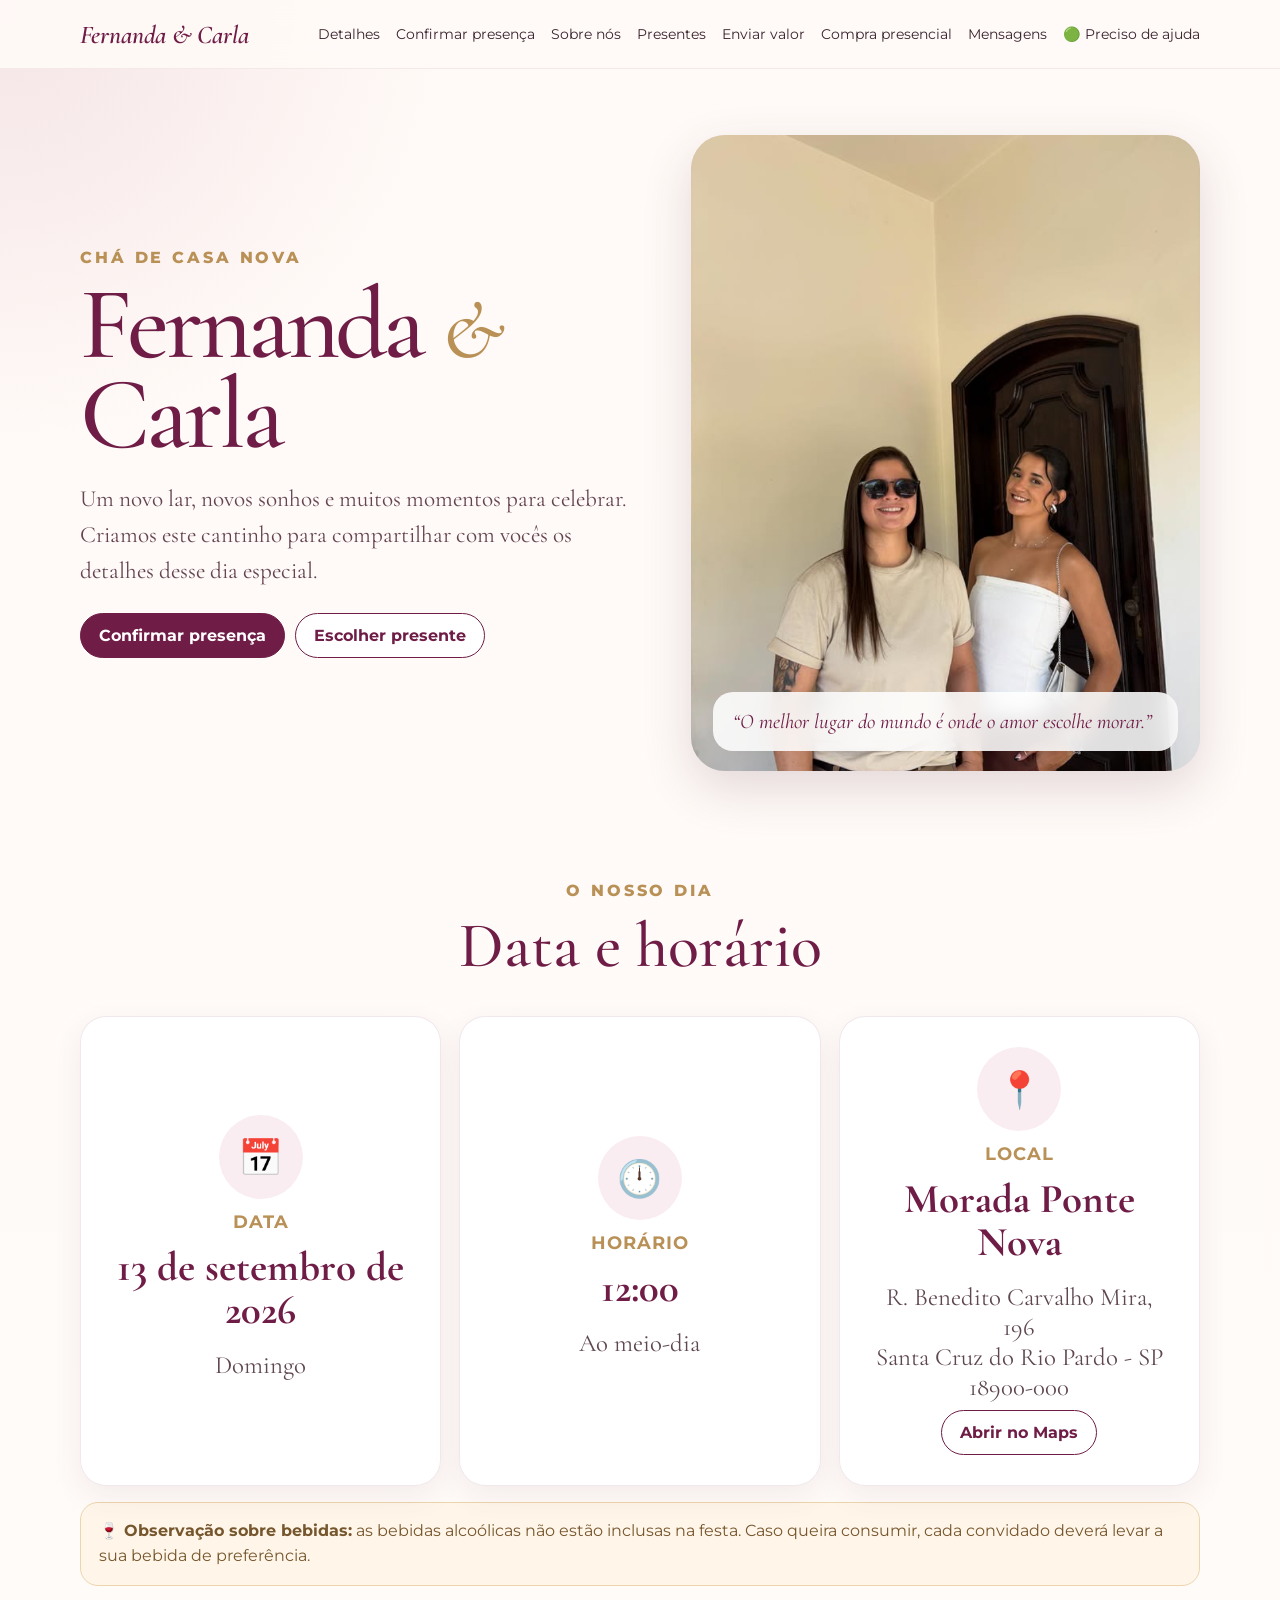
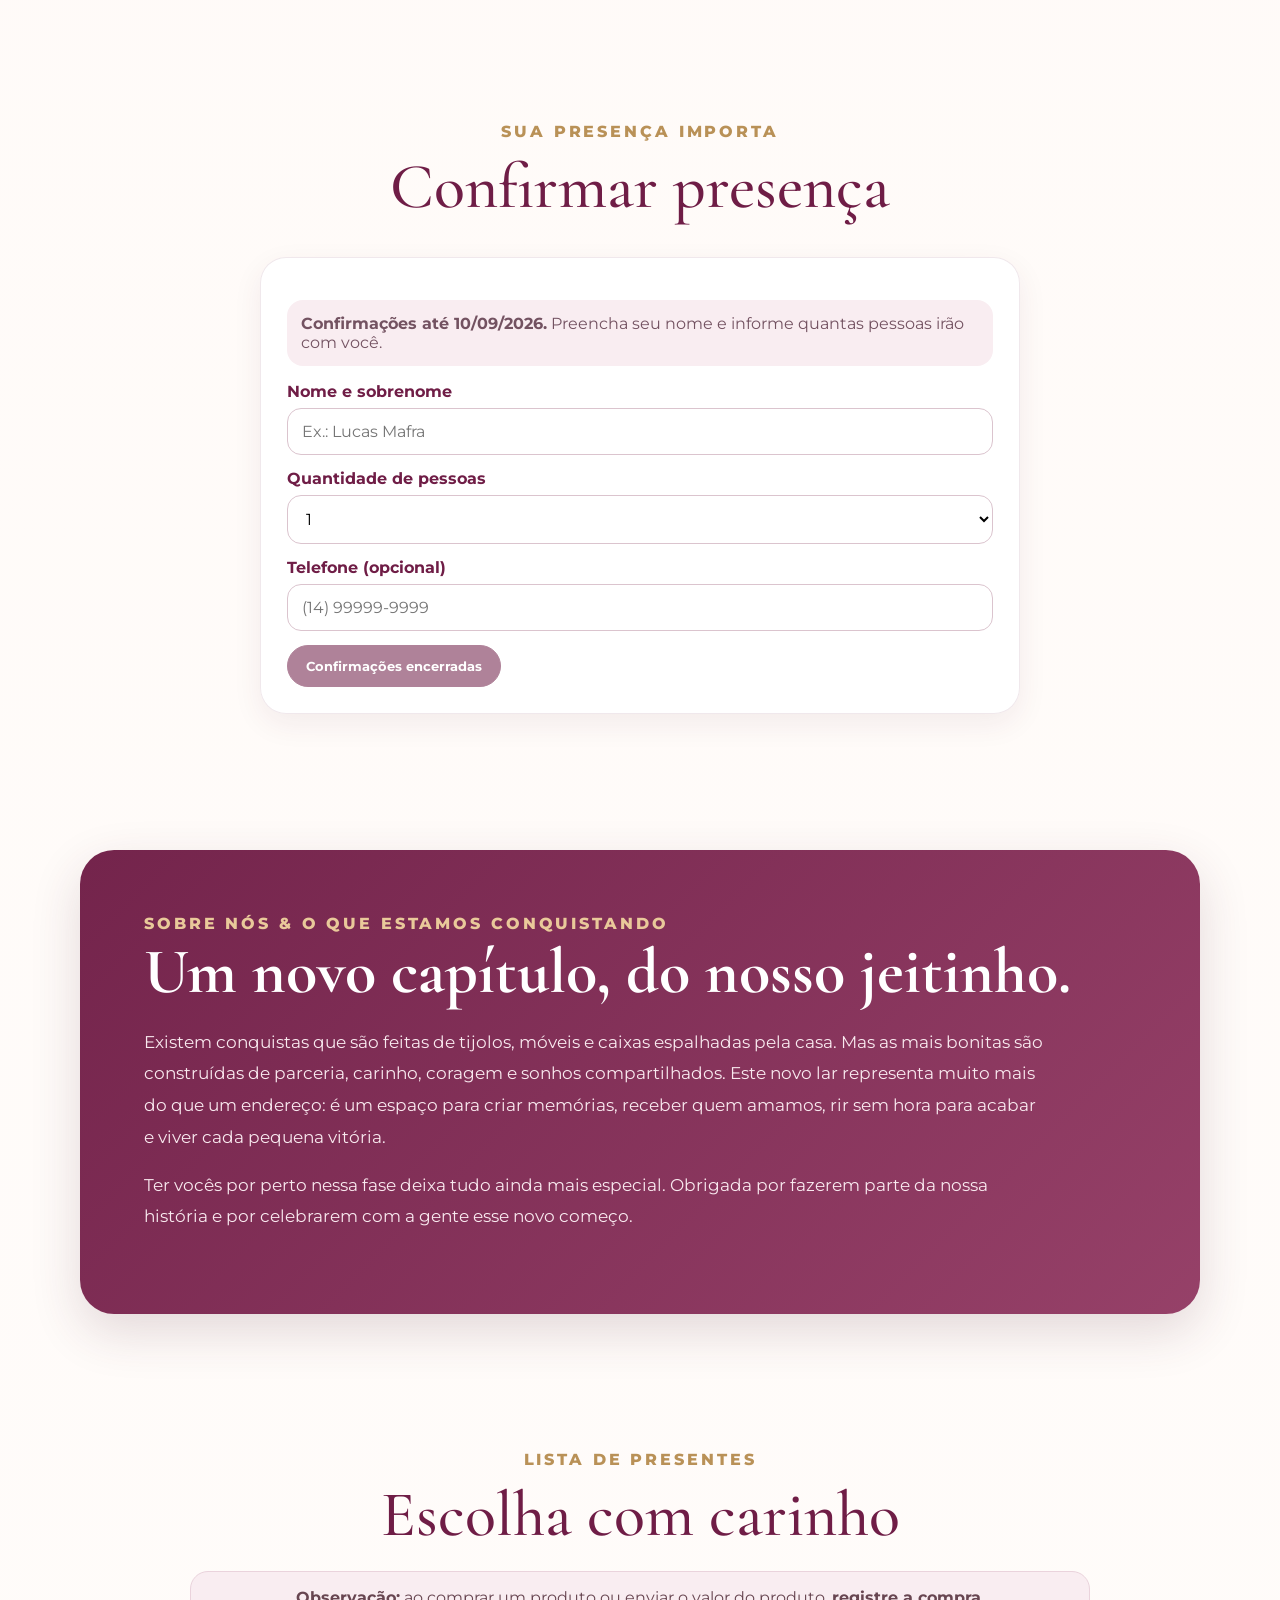
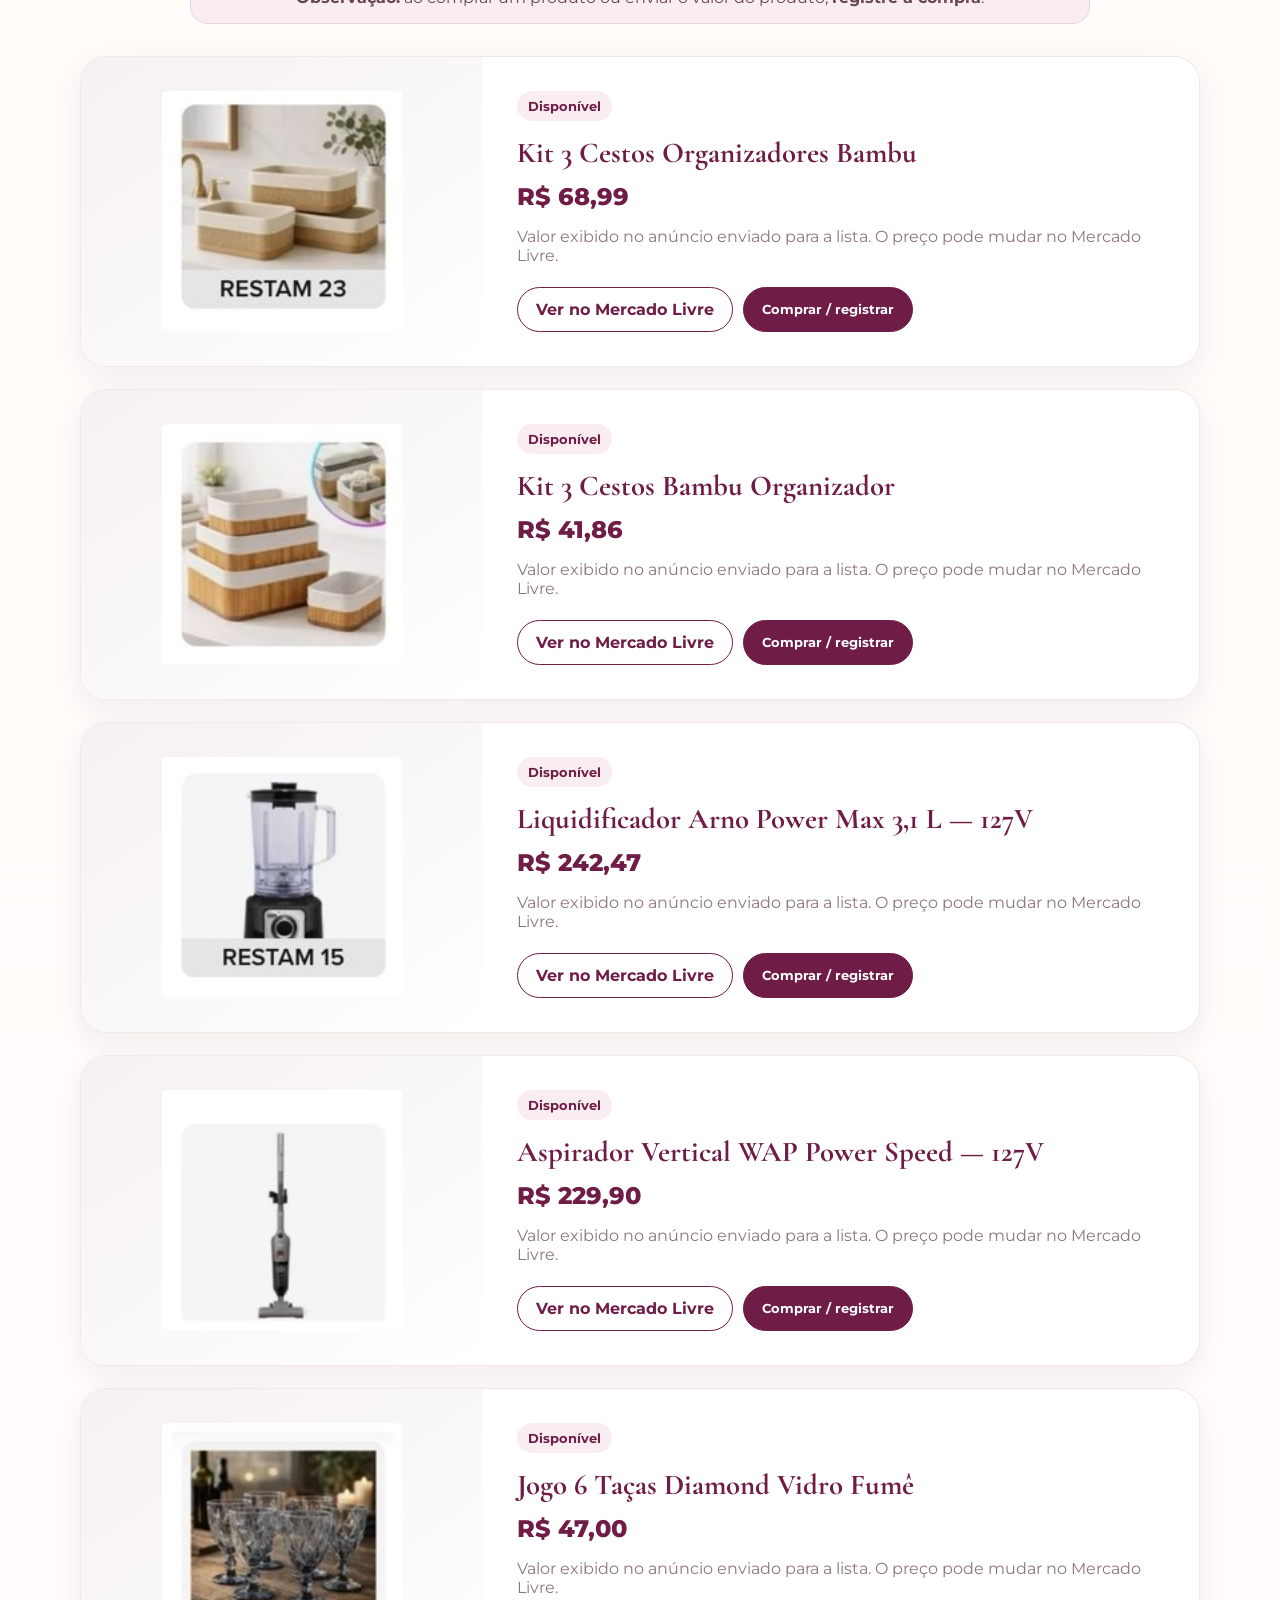
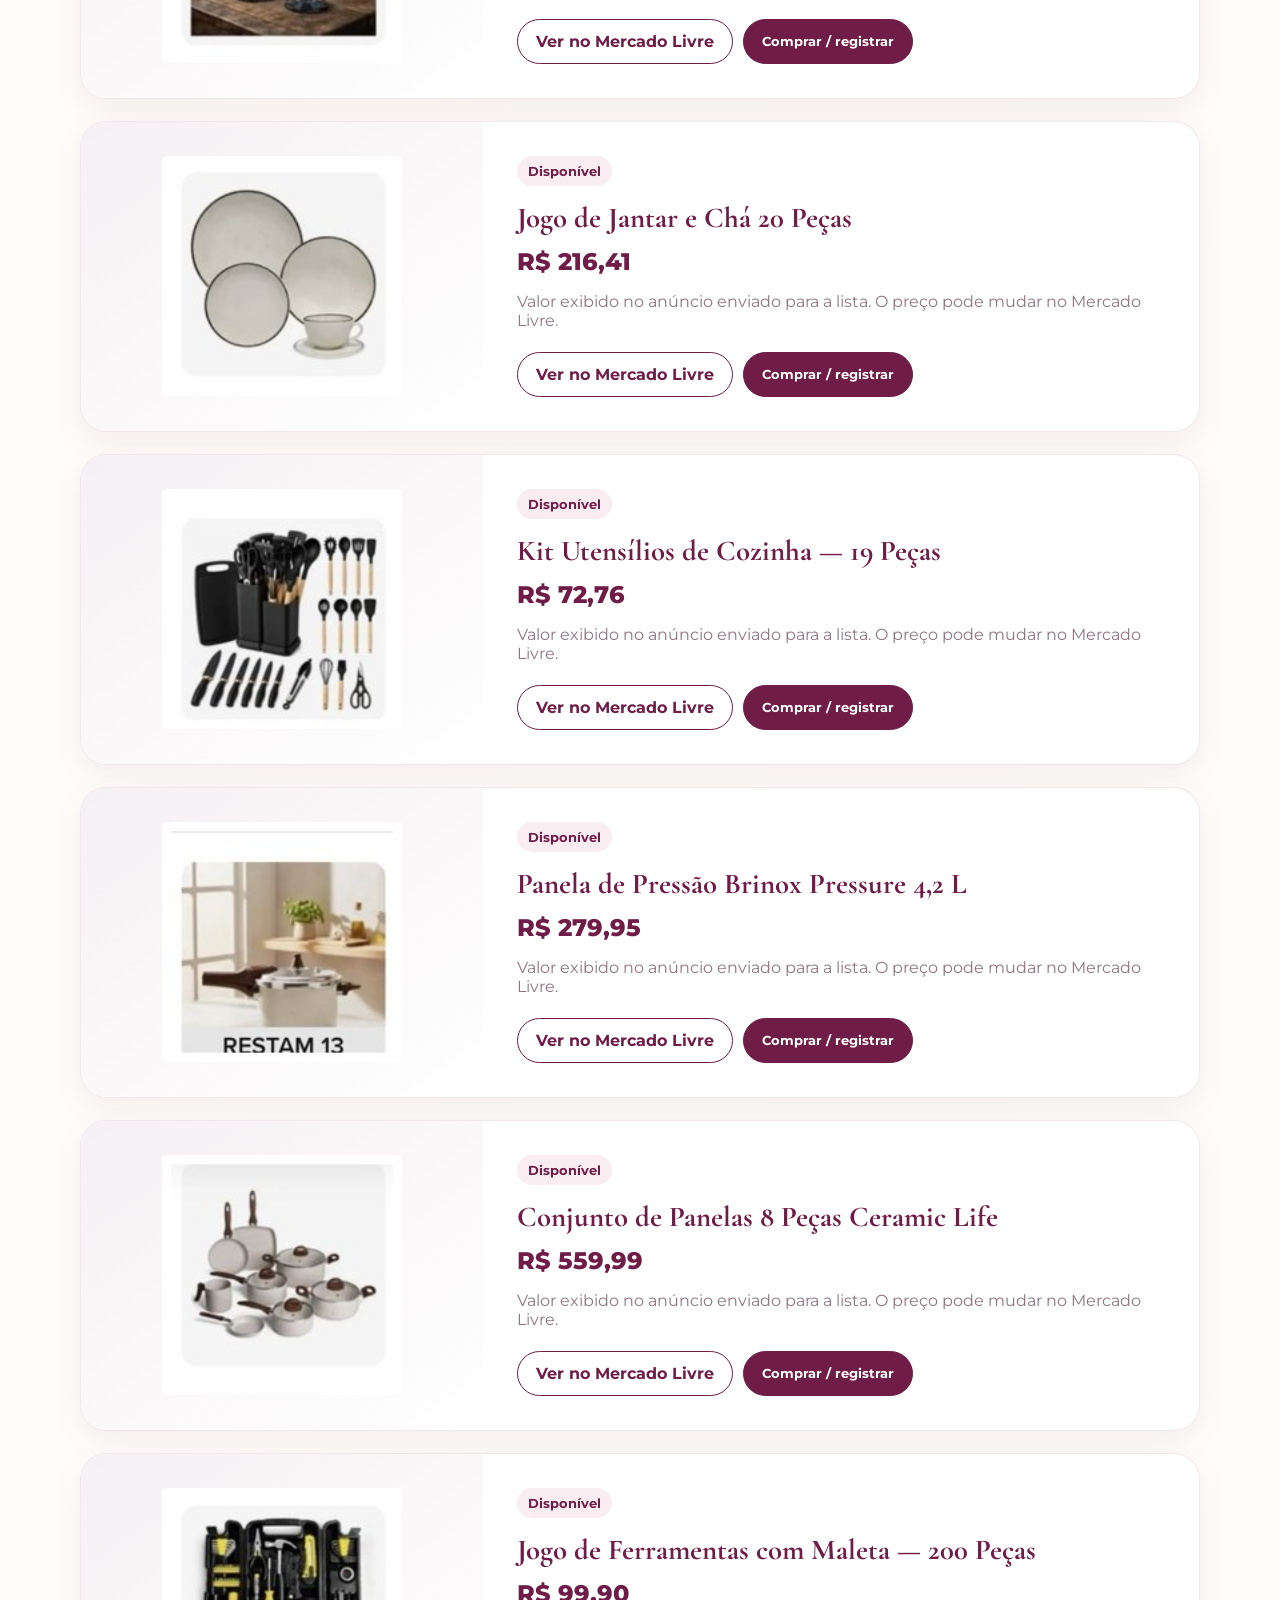
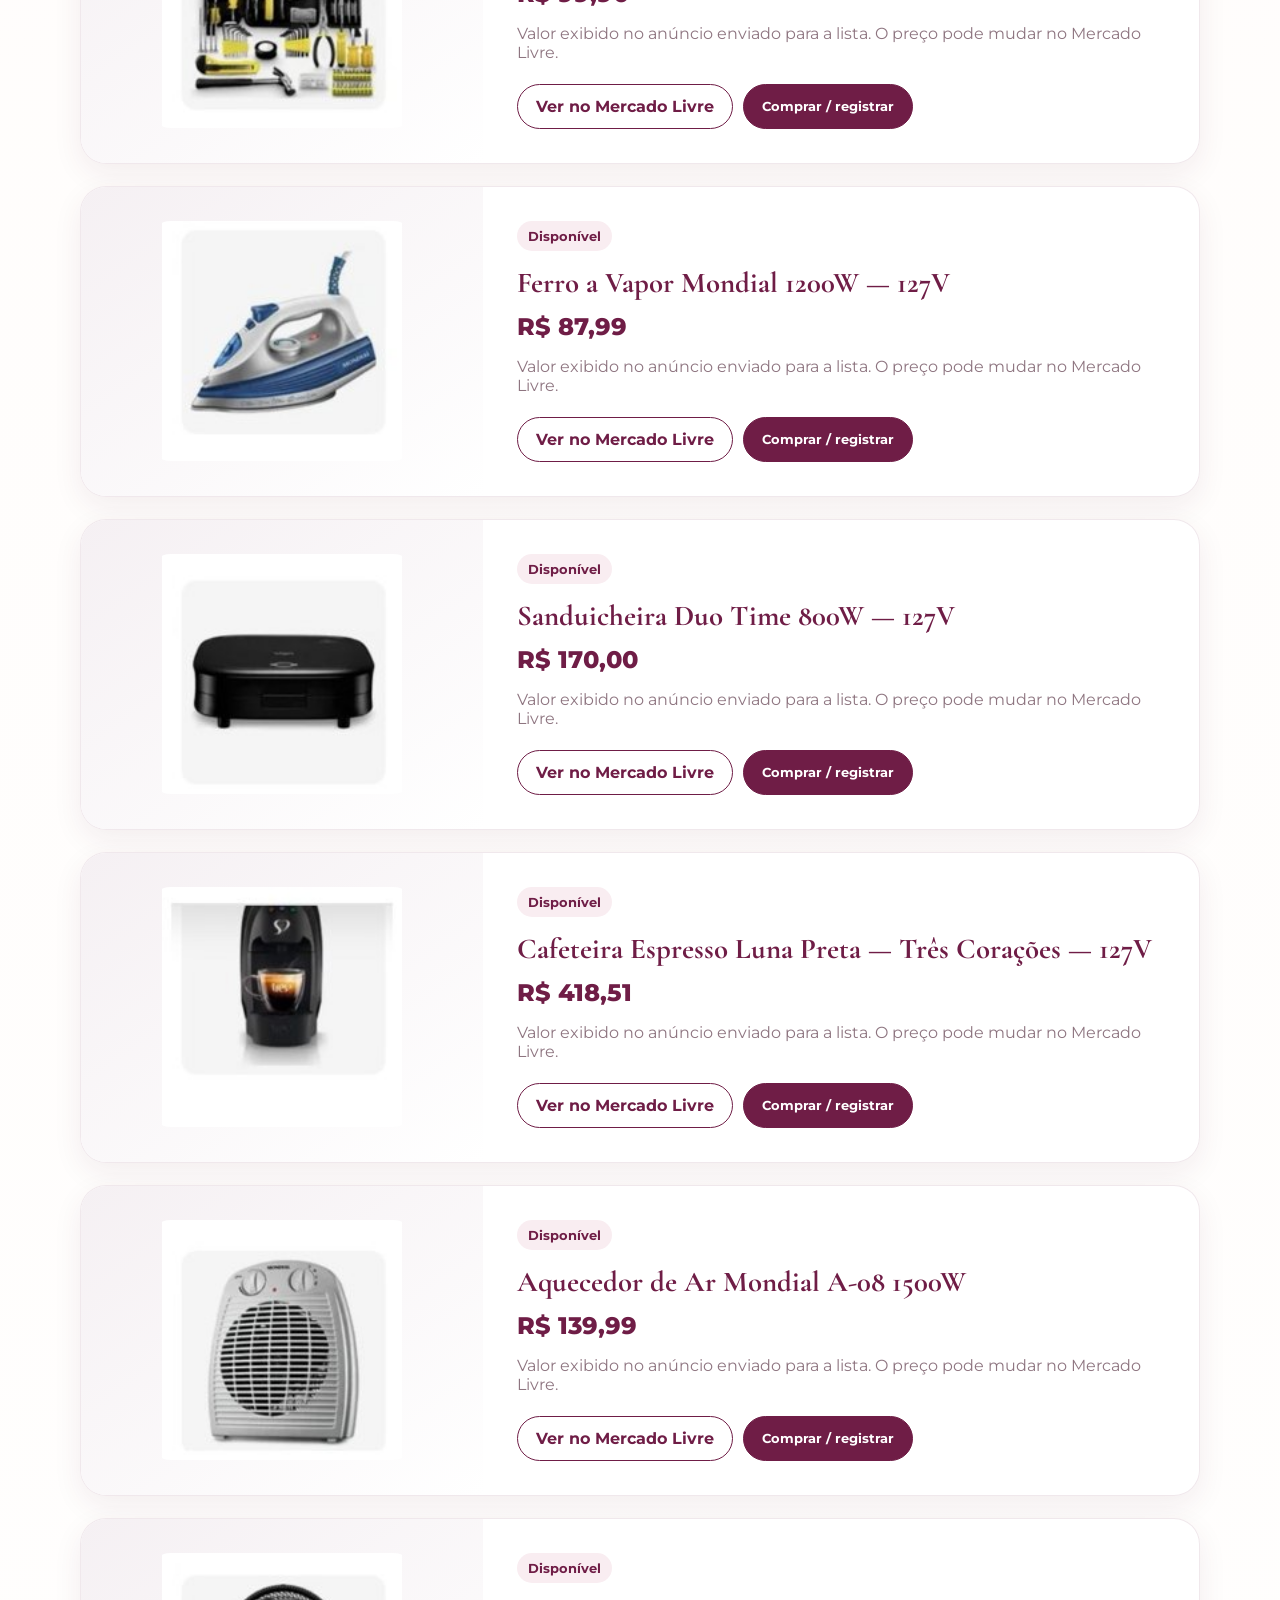
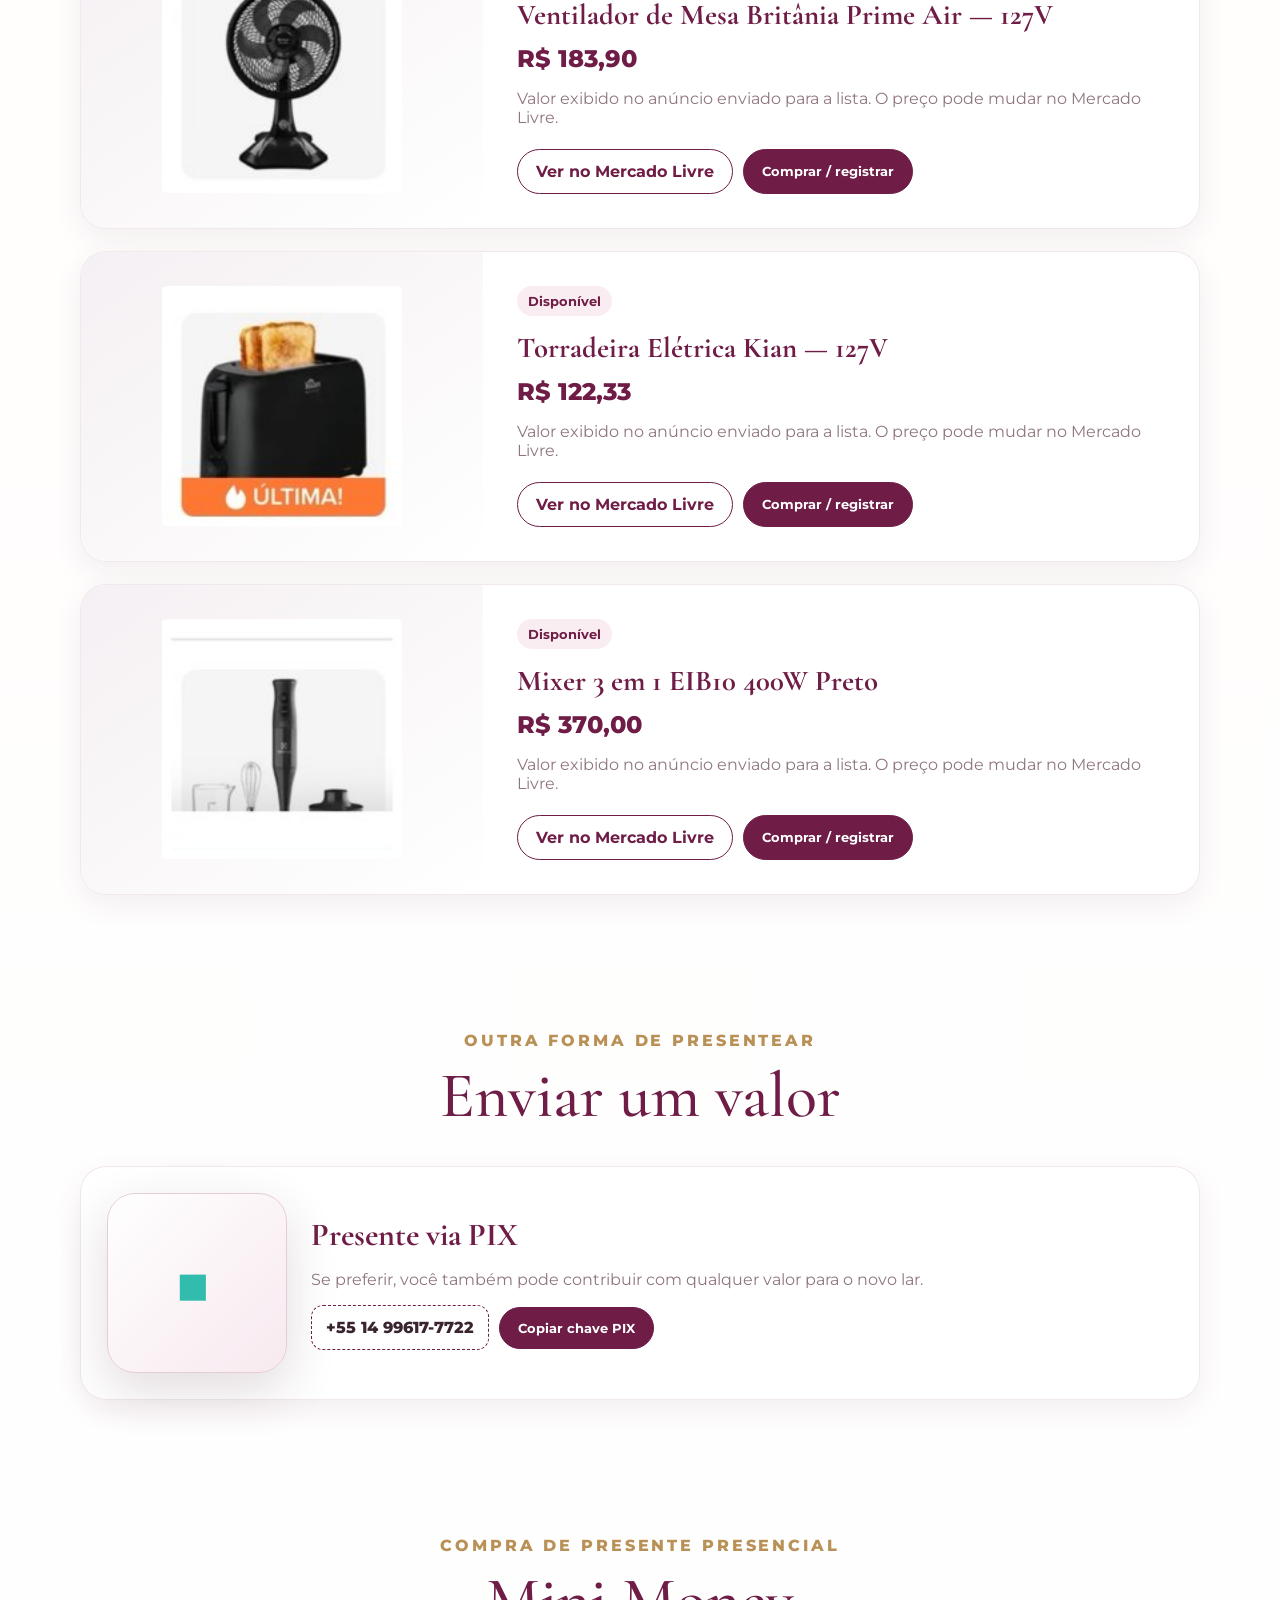
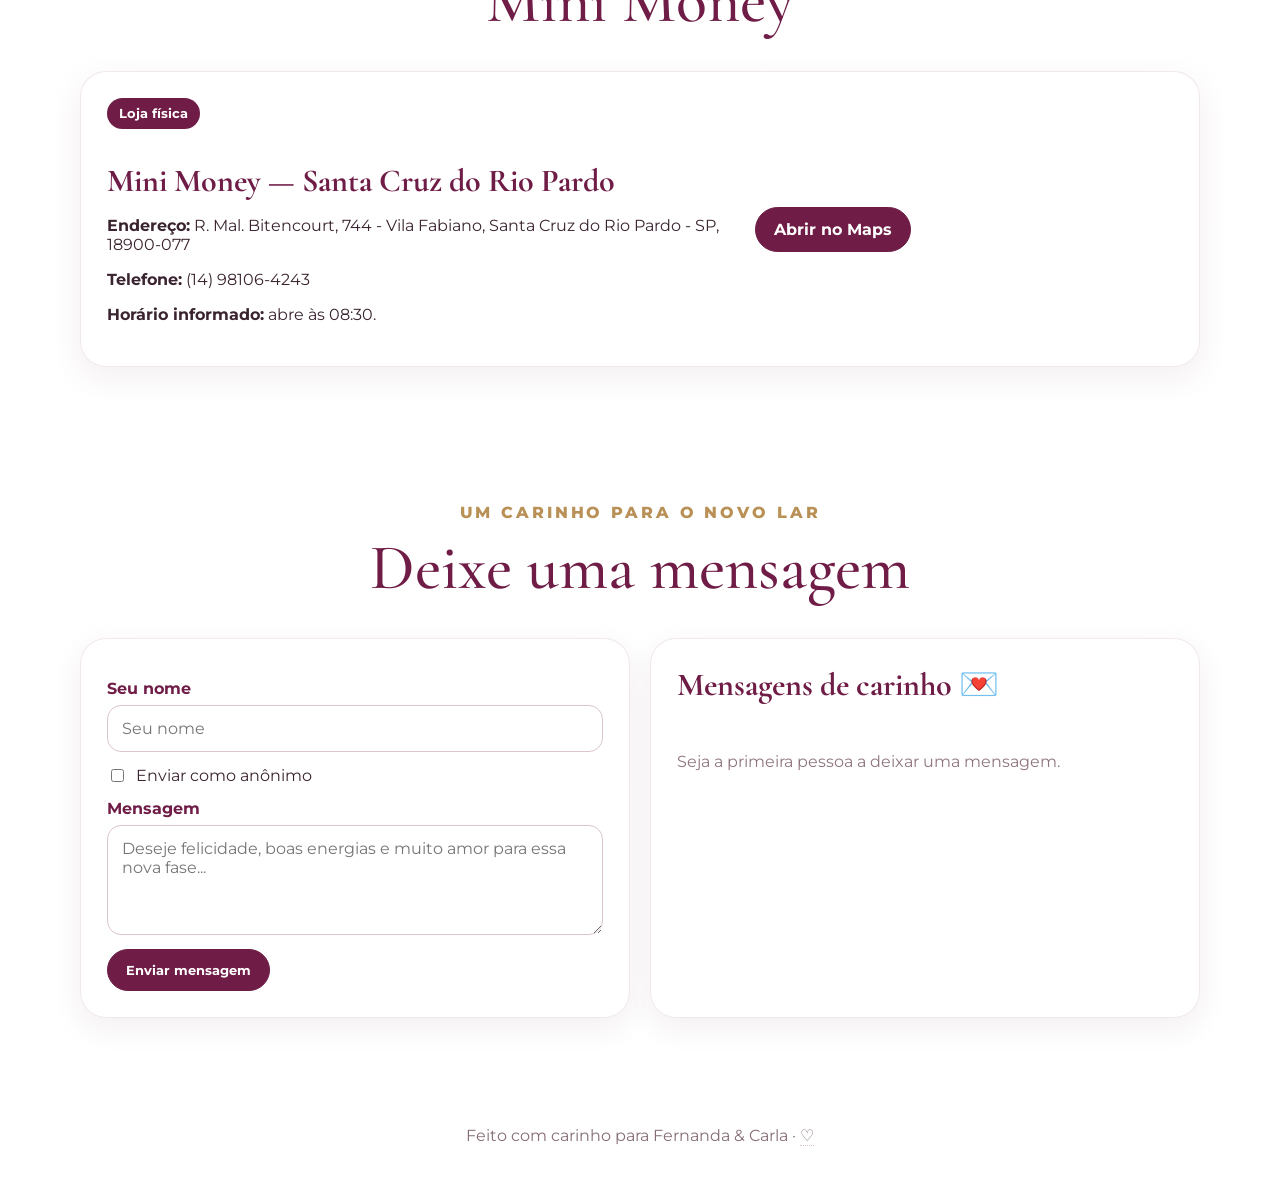
<file: index(2).html>
<!doctype html>
<html lang="pt-BR">
<head>
  <link rel="icon" type="image/svg+xml" href="data:image/svg+xml,%3Csvg%20xmlns%3D%22http%3A%2F%2Fwww.w3.org%2F2000%2Fsvg%22%20viewBox%3D%220%200%2064%2064%22%3E%0A%3Crect%20width%3D%2264%22%20height%3D%2264%22%20rx%3D%2214%22%20fill%3D%22%23fffaf7%22%2F%3E%0A%3Cpath%20d%3D%22M10%2031%2032%2012l22%2019v22a3%203%200%200%201-3%203H13a3%203%200%200%201-3-3Z%22%20fill%3D%22%23f4dfe7%22%20stroke%3D%22%236f1d46%22%20stroke-width%3D%224%22%20stroke-linejoin%3D%22round%22%2F%3E%0A%3Cpath%20d%3D%22M24%2056V39h16v17%22%20fill%3D%22%23fff%22%20stroke%3D%22%236f1d46%22%20stroke-width%3D%224%22%20stroke-linejoin%3D%22round%22%2F%3E%0A%3Cpath%20d%3D%22M32%2034c-7-5-12-9-12-15%200-4%203-7%207-7%202%200%204%201%205%203%201-2%203-3%205-3%204%200%207%203%207%207%200%206-5%2010-12%2015Z%22%20fill%3D%22%23b99157%22%2F%3E%0A%3C%2Fsvg%3E">
<meta charset="utf-8">
<meta name="viewport" content="width=device-width,initial-scale=1,viewport-fit=cover">
<meta name="theme-color" content="#6f1d46">
<title>Chá de Casa Nova — Fernanda & Carla | Lucas Mafra</title>
<link rel="preconnect" href="https://fonts.googleapis.com">
<link rel="preconnect" href="https://fonts.gstatic.com" crossorigin>
<link href="https://fonts.googleapis.com/css2?family=Cormorant+Garamond:ital,wght@0,500;0,600;1,600&family=Montserrat:wght@400;500;600;700&display=swap" rel="stylesheet">
<style>
:root{--wine:#6f1d46;--wine2:#8d315c;--blush:#f9edf1;--cream:#fffaf7;--ink:#3a2430;--gold:#b99157;--green:#2d6a4f;--shadow:0 18px 50px rgba(80,35,55,.16)}
*{box-sizing:border-box} html{scroll-behavior:smooth;scroll-padding-top:88px}
body{margin:0;color:var(--ink);background:radial-gradient(circle at top left,rgba(217,165,179,.26),transparent 28rem),linear-gradient(180deg,var(--cream),#fff);font-family:Montserrat,Arial,sans-serif}
a{color:inherit} .wrap{width:min(1120px,92%);margin:auto}
.nav{position:sticky;top:0;z-index:30;backdrop-filter:blur(14px);background:rgba(255,250,247,.93);border-bottom:1px solid rgba(111,29,70,.08)}
.nav .wrap{min-height:68px;display:flex;align-items:center;justify-content:space-between;gap:18px}
.brand,h1,h2,h3{font-family:"Cormorant Garamond",Georgia,serif} .brand{font-style:italic;font-weight:600;color:var(--wine);font-size:1.6rem}
.navlinks{display:flex;gap:16px;align-items:center;font-size:.88rem;white-space:nowrap} .navlinks a{text-decoration:none}
.mobile-menu-btn{display:none;border:0;background:#fff;color:var(--wine);font-size:2rem;line-height:1;width:44px;height:44px;border-radius:50%;box-shadow:0 6px 18px rgba(80,35,55,.10);cursor:pointer}
.mobile-menu{display:none;position:absolute;right:4%;top:60px;width:min(320px,92vw);background:#fff;border:1px solid #eadce2;border-radius:20px;padding:10px;box-shadow:var(--shadow)}
.mobile-menu.open{display:grid} .mobile-menu a{padding:12px 14px;border-radius:12px;text-decoration:none} .mobile-menu a:hover{background:var(--blush)}
.hero{padding:66px 0 42px} .hero-grid{display:grid;grid-template-columns:1.05fr .95fr;align-items:center;gap:48px}
.eyebrow,.section-title span{letter-spacing:.18em;text-transform:uppercase;font-size:1rem;color:var(--gold);font-weight:800}
h1{font-size:clamp(3.2rem,8vw,6.4rem);line-height:.88;margin:12px 0 18px;color:var(--wine);font-weight:500;letter-spacing:-.04em}
.amp{font-style:italic;color:var(--gold);font-size:.8em} .lead{font-family:"Cormorant Garamond",Georgia,serif;font-size:1.45rem;line-height:1.55;color:#644451;max-width:660px}
.buttons,.gift-actions{display:flex;gap:10px;flex-wrap:wrap;margin-top:22px} .btn{display:inline-flex;align-items:center;justify-content:center;padding:12px 18px;border-radius:999px;text-decoration:none;font-weight:700;border:1px solid var(--wine);cursor:pointer;font-family:inherit}
.primary{background:var(--wine);color:#fff} .secondary{background:#fff;color:var(--wine)} .btn:disabled{opacity:.55;cursor:not-allowed}
.portrait{position:relative;border-radius:34px;overflow:hidden;box-shadow:var(--shadow);aspect-ratio:4/5;background:#ead8de}
.portrait img{width:100%;height:100%;object-fit:cover;display:block} .quote{position:absolute;left:22px;right:22px;bottom:20px;background:rgba(255,255,255,.87);backdrop-filter:blur(10px);padding:17px 20px;border-radius:20px;font-family:"Cormorant Garamond",Georgia,serif;font-size:1.3rem;font-style:italic;color:var(--wine)}
section{padding:68px 0} .section-title{text-align:center;margin-bottom:32px} .section-title h2{font-size:clamp(2.4rem,5vw,4.2rem);color:var(--wine);font-weight:500;margin:7px 0}
.grid3{display:grid;grid-template-columns:repeat(3,1fr);gap:18px} .card{background:rgba(255,255,255,.94);border:1px solid rgba(111,29,70,.1);border-radius:26px;padding:26px;box-shadow:0 10px 30px rgba(80,35,55,.07)}
.info h3{margin:8px 0;color:var(--wine);font-size:1.55rem} .muted{color:#8e7580} .gold-note{color:var(--gold);font-size:1.05rem;font-weight:700}
.alcohol-note{margin-top:16px;padding:16px 18px;border-radius:18px;background:#fff6e9;border:1px solid #ecd5ad;color:#76562d;line-height:1.55}
.story{background:linear-gradient(135deg,rgba(111,29,70,.97),rgba(141,49,92,.92));color:#fff;border-radius:34px;padding:clamp(28px,6vw,64px);box-shadow:var(--shadow)}
.story h2{font-size:clamp(2.5rem,5vw,4rem);margin:0 0 12px} .story p{line-height:1.9;color:#f9e9ef;font-size:1.04rem;max-width:900px}
.form-card{max-width:760px;margin:auto} .field{display:grid;gap:7px;margin:14px 0} .field label{font-weight:700;color:var(--wine)}
input,textarea,select{width:100%;padding:13px 14px;border:1px solid #dbc4ce;border-radius:14px;font:inherit;background:#fff} textarea{min-height:110px;resize:vertical}
.notice{background:var(--blush);padding:14px;border-radius:16px;color:#735261;margin:16px 0} .checkrow{display:flex;align-items:center;gap:9px;margin:12px 0} .checkrow input{width:auto}
.gifts{display:grid;gap:22px} .gift-card{display:grid;grid-template-columns:.72fr 1.28fr;overflow:hidden;padding:0} .gift-visual{min-height:280px;background:linear-gradient(145deg,#f5f0f3,#fff);display:flex;align-items:center;justify-content:center;padding:26px}
.gift-visual img{width:min(260px,90%);height:240px;object-fit:contain;border-radius:18px} .gift-body{padding:34px} .gift-body h3{font-size:1.8rem;margin:14px 0 4px;color:var(--wine)}
.price{font-size:1.5rem;font-weight:800;color:var(--wine);margin:12px 0} .gift-status{display:inline-block;padding:7px 11px;border-radius:999px;background:var(--blush);color:var(--wine);font-size:.82rem;font-weight:700} .gift-status.bought{background:#e7f5ec;color:var(--green)}
.pix-box{display:grid;grid-template-columns:180px 1fr;gap:24px;align-items:center} .pix-art{width:180px;height:180px;border-radius:28px;background:linear-gradient(135deg,#fff,#f7e9ef);border:1px solid #e6ccd6;box-shadow:var(--shadow);display:grid;place-items:center}
.pix-logo{font-size:4.2rem;color:#32bcad;transform:rotate(45deg);font-weight:700} .copyline{display:flex;gap:10px;flex-wrap:wrap;align-items:center} .copykey{font-weight:800;background:#fff;border:1px dashed var(--wine);padding:12px 14px;border-radius:12px}
.store-card{display:grid;grid-template-columns:1.2fr .8fr;gap:22px;align-items:center} .store-badge{display:inline-block;background:var(--wine);color:white;border-radius:999px;padding:8px 12px;font-size:.8rem;font-weight:700}
.guestbook{display:grid;grid-template-columns:1fr 1fr;gap:20px} .messages{display:grid;gap:12px;margin-top:20px} .msg{background:#fff;border-left:4px solid var(--gold);padding:14px 16px;border-radius:12px;box-shadow:0 8px 20px rgba(80,35,55,.06)}
footer{padding:40px 0 55px;text-align:center;color:#856c78} .admin-trigger{cursor:pointer;border-bottom:1px dotted rgba(111,29,70,.25);user-select:none}
.modal{position:fixed;inset:0;background:rgba(35,18,27,.58);display:none;align-items:center;justify-content:center;padding:20px;z-index:99} .modal.open{display:flex}
.modal-box{width:min(850px,96vw);max-height:88vh;overflow:auto;background:#fff;border-radius:26px;padding:26px;box-shadow:var(--shadow)} .close{float:right;border:0;background:#f5e8ed;border-radius:50%;width:36px;height:36px;cursor:pointer;font-size:1.15rem}
.dashboard{display:grid;grid-template-columns:repeat(3,1fr);gap:14px} .stat{background:var(--blush);border-radius:20px;padding:18px;text-align:center} .stat strong{display:block;font-size:2.2rem;color:var(--wine)}
.table-wrap{overflow:auto;margin-top:16px} table{width:100%;border-collapse:collapse;min-width:720px} th,td{text-align:left;padding:12px;border-bottom:1px solid #eadce2} th{color:var(--wine)} .tiny{font-size:.8rem} .ok{color:var(--green);font-weight:700} .hide{display:none!important}

.event-card{min-height:260px;text-align:center;display:flex;flex-direction:column;align-items:center;justify-content:center;padding:30px}
.event-icon{width:84px;height:84px;border-radius:50%;background:var(--blush);display:grid;place-items:center;font-size:2.25rem;margin-bottom:12px}
.event-card .gold-note{font-size:1.12rem;letter-spacing:.05em}
.event-card h3{font-size:clamp(2rem,3.2vw,2.8rem);line-height:1.05;margin:14px 0 10px}
.event-sub{font-family:"Cormorant Garamond",Georgia,serif;font-size:1.55rem;margin:8px 0;color:#5f4752}
.purchase-note{max-width:900px;margin:18px auto 0;padding:16px 20px;border-radius:18px;background:var(--blush);border:1px solid #ead3dc;font-size:1rem;color:#684651}

@media(max-width:980px){.navlinks{display:none}.mobile-menu-btn{display:block}}
@media(max-width:820px){.hero-grid,.gift-card,.pix-box,.guestbook,.store-card{grid-template-columns:1fr}.grid3,.dashboard{grid-template-columns:1fr}.hero{padding-top:38px}.portrait{max-height:620px}.pix-art{margin:auto}.gift-visual{min-height:220px}.gift-visual img{height:190px}.gift-body{padding:24px}}
@media(max-width:520px){section{padding:52px 0}.wrap{width:min(94%,1120px)}.brand{font-size:1.35rem}h1{font-size:3.4rem}.lead{font-size:1.25rem}.btn{width:100%}.gift-actions .btn{width:100%}}
</style>
</head>
<body>
<header class="nav">
  <div class="wrap">
    <div class="brand">Fernanda & Carla</div>
    <nav class="navlinks">
      <a href="#detalhes">Detalhes</a><a href="#confirmar">Confirmar presença</a><a href="#sobre">Sobre nós</a><a href="#presentes">Presentes</a><a href="#pix">Enviar valor</a><a href="#presencial">Compra presencial</a><a href="#mensagem">Mensagens</a>
      <a target="_blank" rel="noopener" href="https://wa.me/5514996177722?text=Preciso%20de%20ajuda%20com%20a%20compra%20de%20um%20presente%20no%20site">🟢 Preciso de ajuda</a>
    </nav>
    <button class="mobile-menu-btn" id="mobileMenuBtn" aria-label="Abrir menu" aria-expanded="false">⋮</button>
    <nav class="mobile-menu" id="mobileMenu">
      <a href="#detalhes">Detalhes</a><a href="#confirmar">Confirmar presença</a><a href="#sobre">Sobre nós</a><a href="#presentes">Presentes</a><a href="#pix">Enviar valor</a><a href="#presencial">Compra presencial</a><a href="#mensagem">Mensagens</a>
      <a target="_blank" rel="noopener" href="https://wa.me/5514996177722?text=Preciso%20de%20ajuda%20com%20a%20compra%20de%20um%20presente%20no%20site">🟢 Preciso de ajuda</a>
    </nav>
  </div>
</header>

<main>
<section class="hero">
  <div class="wrap hero-grid">
    <div>
      <div class="eyebrow">Chá de Casa Nova</div>
      <h1>Fernanda <span class="amp">&</span><br>Carla</h1>
      <p class="lead">Um novo lar, novos sonhos e muitos momentos para celebrar. Criamos este cantinho para compartilhar com vocês os detalhes desse dia especial.</p>
      <div class="buttons"><a class="btn primary" href="#confirmar">Confirmar presença</a><a class="btn secondary" href="#presentes">Escolher presente</a></div>
    </div>
    <div class="portrait"><img src="fernanda-carla.png" alt="Fernanda e Carla"><div class="quote">“O melhor lugar do mundo é onde o amor escolhe morar.”</div></div>
  </div>
</section>

<section id="detalhes">
  <div class="wrap">
    <div class="section-title"><span>O nosso dia</span><h2>Data e horário</h2></div>
    <div class="grid3 event-grid">
      <div class="card info event-card"><div class="event-icon">📅</div><div class="gold-note">DATA</div><h3>13 de setembro de 2026</h3><p class="event-sub">Domingo</p></div>
      <div class="card info event-card"><div class="event-icon">🕛</div><div class="gold-note">HORÁRIO</div><h3>12:00</h3><p class="event-sub">Ao meio-dia</p></div>
      <div class="card info event-card"><div class="event-icon">📍</div><div class="gold-note">LOCAL</div><h3>Morada Ponte Nova</h3><p class="event-sub">R. Benedito Carvalho Mira, 196<br>Santa Cruz do Rio Pardo - SP<br>18900-000</p><a class="btn secondary" target="_blank" rel="noopener" href="https://www.google.com/maps/search/?api=1&query=R.+Benedito+Carvalho+Mira,+196,+Santa+Cruz+do+Rio+Pardo,+SP">Abrir no Maps</a></div>
    </div>
    <div class="alcohol-note"><strong>🍷 Observação sobre bebidas:</strong> as bebidas alcoólicas não estão inclusas na festa. Caso queira consumir, cada convidado deverá levar a sua bebida de preferência.</div>
  </div>
</section>

<section id="confirmar">
  <div class="wrap">
    <div class="section-title"><span>Sua presença importa</span><h2>Confirmar presença</h2></div>
    <div class="card form-card">
      <div class="notice"><strong>Confirmações até 10/09/2026.</strong> Preencha seu nome e informe quantas pessoas irão com você.</div>
      <form id="rsvpForm">
        <div class="field"><label>Nome e sobrenome</label><input id="rsvpName" required maxlength="70" placeholder="Ex.: Lucas Mafra"></div>
        <div class="field"><label>Quantidade de pessoas</label><select id="rsvpQty" required><option value="1">1</option><option value="2">2</option><option value="3">3</option><option value="4">4</option><option value="5">5</option><option value="6">6</option><option value="7">7</option><option value="8">8</option><option value="9">9</option><option value="10">10</option></select></div>
        <div class="field"><label>Telefone (opcional)</label><input id="rsvpPhone" inputmode="tel" placeholder="(14) 99999-9999"></div>
        <button class="btn primary" id="rsvpSubmit" type="submit">Confirmar presença</button>
      </form>
    </div>
  </div>
</section>

<section id="sobre">
  <div class="wrap">
    <div class="story">
      <div class="eyebrow" style="color:#e9c99a">Sobre nós & o que estamos conquistando</div>
      <h2>Um novo capítulo, do nosso jeitinho.</h2>
      <p>Existem conquistas que são feitas de tijolos, móveis e caixas espalhadas pela casa. Mas as mais bonitas são construídas de parceria, carinho, coragem e sonhos compartilhados. Este novo lar representa muito mais do que um endereço: é um espaço para criar memórias, receber quem amamos, rir sem hora para acabar e viver cada pequena vitória.</p>
      <p>Ter vocês por perto nessa fase deixa tudo ainda mais especial. Obrigada por fazerem parte da nossa história e por celebrarem com a gente esse novo começo.</p>
    </div>
  </div>
</section>

<section id="presentes">
  <div class="wrap">
    <div class="section-title"><span>Lista de presentes</span><h2>Escolha com carinho</h2><div class="purchase-note"><strong>Observação:</strong> ao comprar um produto ou enviar o valor do produto, <strong>registre a compra</strong>.</div></div>
    <div class="gifts">
      
    <article class="gift-card card" data-gift="1">
      <div class="gift-visual"><img src="[data-uri]" alt="Kit 3 Cestos Organizadores Bambu"></div>
      <div class="gift-body">
        <span class="gift-status" id="status-1">Disponível</span>
        <h3>Kit 3 Cestos Organizadores Bambu</h3>
        <div class="price">R$ 68,99</div>
        <p class="muted">Valor exibido no anúncio enviado para a lista. O preço pode mudar no Mercado Livre.</p>
        <div class="gift-actions">
          <a class="btn secondary" target="_blank" rel="noopener" href="https://www.mercadolivre.com.br/p/MLB67499257?matt_tool=38524122&amp;pdp_filters=item_id:MLB4577937335&amp;ua=nF09Y0FDt2cVaCI7im9G6qv5bCMJSqSxM-aXyBbZL5uqdTI#origin=share&amp;sid=share&amp;wid=MLB4577937335&amp;action=copy">Ver no Mercado Livre</a>
          <button class="btn primary gift-buy" data-id="1" data-name="Kit 3 Cestos Organizadores Bambu">Comprar / registrar</button>
        </div>
      </div>
    </article>
    <article class="gift-card card" data-gift="2">
      <div class="gift-visual"><img src="[data-uri]" alt="Kit 3 Cestos Bambu Organizador"></div>
      <div class="gift-body">
        <span class="gift-status" id="status-2">Disponível</span>
        <h3>Kit 3 Cestos Bambu Organizador</h3>
        <div class="price">R$ 41,86</div>
        <p class="muted">Valor exibido no anúncio enviado para a lista. O preço pode mudar no Mercado Livre.</p>
        <div class="gift-actions">
          <a class="btn secondary" target="_blank" rel="noopener" href="https://www.mercadolivre.com.br/p/MLB22628385?matt_tool=38524122&amp;pdp_filters=item_id:MLB5911454252&amp;ua=vEiNzUnccRU7Y3-f57DsFqt-GFBDdh_IJPRkfJlNUJtdoBw#origin=share&amp;sid=share&amp;wid=MLB5911454252&amp;action=copy">Ver no Mercado Livre</a>
          <button class="btn primary gift-buy" data-id="2" data-name="Kit 3 Cestos Bambu Organizador">Comprar / registrar</button>
        </div>
      </div>
    </article>
    <article class="gift-card card" data-gift="3">
      <div class="gift-visual"><img src="[data-uri]" alt="Liquidificador Arno Power Max 3,1 L — 127V"></div>
      <div class="gift-body">
        <span class="gift-status" id="status-3">Disponível</span>
        <h3>Liquidificador Arno Power Max 3,1 L — 127V</h3>
        <div class="price">R$ 242,47</div>
        <p class="muted">Valor exibido no anúncio enviado para a lista. O preço pode mudar no Mercado Livre.</p>
        <div class="gift-actions">
          <a class="btn secondary" target="_blank" rel="noopener" href="https://www.mercadolivre.com.br/p/MLB67008669?matt_tool=38524122&amp;pdp_filters=item_id:MLB6791941766&amp;ua=2z3ur3LyRPiRDx2c_ntRsCgiCqvVU-TM18nercMVffviFwQ#origin=share&amp;sid=share&amp;wid=MLB6791941766&amp;action=copy">Ver no Mercado Livre</a>
          <button class="btn primary gift-buy" data-id="3" data-name="Liquidificador Arno Power Max 3,1 L — 127V">Comprar / registrar</button>
        </div>
      </div>
    </article>
    <article class="gift-card card" data-gift="4">
      <div class="gift-visual"><img src="[data-uri]" alt="Aspirador Vertical WAP Power Speed — 127V"></div>
      <div class="gift-body">
        <span class="gift-status" id="status-4">Disponível</span>
        <h3>Aspirador Vertical WAP Power Speed — 127V</h3>
        <div class="price">R$ 229,90</div>
        <p class="muted">Valor exibido no anúncio enviado para a lista. O preço pode mudar no Mercado Livre.</p>
        <div class="gift-actions">
          <a class="btn secondary" target="_blank" rel="noopener" href="https://www.mercadolivre.com.br/p/MLB62021471?matt_tool=38524122&amp;pdp_filters=item_id:MLB6161133722&amp;ua=j-BJ7gIWHWcpjh1rHYevhnFsR7JrIk_zck-om7oAQxohKhc#origin=share&amp;sid=share&amp;wid=MLB6161133722&amp;action=copy">Ver no Mercado Livre</a>
          <button class="btn primary gift-buy" data-id="4" data-name="Aspirador Vertical WAP Power Speed — 127V">Comprar / registrar</button>
        </div>
      </div>
    </article>
    <article class="gift-card card" data-gift="5">
      <div class="gift-visual"><img src="[data-uri]" alt="Jogo 6 Taças Diamond Vidro Fumê"></div>
      <div class="gift-body">
        <span class="gift-status" id="status-5">Disponível</span>
        <h3>Jogo 6 Taças Diamond Vidro Fumê</h3>
        <div class="price">R$ 47,00</div>
        <p class="muted">Valor exibido no anúncio enviado para a lista. O preço pode mudar no Mercado Livre.</p>
        <div class="gift-actions">
          <a class="btn secondary" target="_blank" rel="noopener" href="https://www.mercadolivre.com.br/p/MLB66175991?matt_tool=38524122&amp;pdp_filters=item_id:MLB6413331682&amp;ua=L7Hn6VRePgZu4eFBBLWlFIpH4-I-eJRPs7X7ibFvIu1ukxE#origin=share&amp;sid=share&amp;wid=MLB6413331682&amp;action=copy">Ver no Mercado Livre</a>
          <button class="btn primary gift-buy" data-id="5" data-name="Jogo 6 Taças Diamond Vidro Fumê">Comprar / registrar</button>
        </div>
      </div>
    </article>
    <article class="gift-card card" data-gift="6">
      <div class="gift-visual"><img src="[data-uri]" alt="Jogo de Jantar e Chá 20 Peças"></div>
      <div class="gift-body">
        <span class="gift-status" id="status-6">Disponível</span>
        <h3>Jogo de Jantar e Chá 20 Peças</h3>
        <div class="price">R$ 216,41</div>
        <p class="muted">Valor exibido no anúncio enviado para a lista. O preço pode mudar no Mercado Livre.</p>
        <div class="gift-actions">
          <a class="btn secondary" target="_blank" rel="noopener" href="https://www.mercadolivre.com.br/p/MLB33795714?matt_tool=38524122&amp;pdp_filters=item_id:MLB4481788370&amp;ua=WhhU8T5xMuWiudeaXhzlP5pSzw6ZAEjS33D9CKN2iztLJ50#origin=share&amp;sid=share&amp;wid=MLB4481788370&amp;action=copy">Ver no Mercado Livre</a>
          <button class="btn primary gift-buy" data-id="6" data-name="Jogo de Jantar e Chá 20 Peças">Comprar / registrar</button>
        </div>
      </div>
    </article>
    <article class="gift-card card" data-gift="7">
      <div class="gift-visual"><img src="[data-uri]" alt="Kit Utensílios de Cozinha — 19 Peças"></div>
      <div class="gift-body">
        <span class="gift-status" id="status-7">Disponível</span>
        <h3>Kit Utensílios de Cozinha — 19 Peças</h3>
        <div class="price">R$ 72,76</div>
        <p class="muted">Valor exibido no anúncio enviado para a lista. O preço pode mudar no Mercado Livre.</p>
        <div class="gift-actions">
          <a class="btn secondary" target="_blank" rel="noopener" href="https://www.mercadolivre.com.br/up/MLBU3929476762?matt_tool=38524122&amp;pdp_filters=item_id:MLB4634459345&amp;ua=FdlVXQrZ8bKCHm4VbZX9vm5Kt1_w7SawxLsTeGRW7GhkuQ4#origin=share&amp;sid=share&amp;wid=MLB4634459345&amp;action=copy">Ver no Mercado Livre</a>
          <button class="btn primary gift-buy" data-id="7" data-name="Kit Utensílios de Cozinha — 19 Peças">Comprar / registrar</button>
        </div>
      </div>
    </article>
    <article class="gift-card card" data-gift="8">
      <div class="gift-visual"><img src="[data-uri]" alt="Panela de Pressão Brinox Pressure 4,2 L"></div>
      <div class="gift-body">
        <span class="gift-status" id="status-8">Disponível</span>
        <h3>Panela de Pressão Brinox Pressure 4,2 L</h3>
        <div class="price">R$ 279,95</div>
        <p class="muted">Valor exibido no anúncio enviado para a lista. O preço pode mudar no Mercado Livre.</p>
        <div class="gift-actions">
          <a class="btn secondary" target="_blank" rel="noopener" href="https://www.mercadolivre.com.br/p/MLB22663071?matt_tool=38524122&amp;pdp_filters=item_id:MLB4608482709&amp;ua=viEUXeLdpWnuTvrUWm3qs_LsBxBh0UcEbOI6T7UwWUT4kVY#origin=share&amp;sid=share&amp;wid=MLB4608482709&amp;action=copy">Ver no Mercado Livre</a>
          <button class="btn primary gift-buy" data-id="8" data-name="Panela de Pressão Brinox Pressure 4,2 L">Comprar / registrar</button>
        </div>
      </div>
    </article>
    <article class="gift-card card" data-gift="9">
      <div class="gift-visual"><img src="[data-uri]" alt="Conjunto de Panelas 8 Peças Ceramic Life"></div>
      <div class="gift-body">
        <span class="gift-status" id="status-9">Disponível</span>
        <h3>Conjunto de Panelas 8 Peças Ceramic Life</h3>
        <div class="price">R$ 559,99</div>
        <p class="muted">Valor exibido no anúncio enviado para a lista. O preço pode mudar no Mercado Livre.</p>
        <div class="gift-actions">
          <a class="btn secondary" target="_blank" rel="noopener" href="https://www.mercadolivre.com.br/p/MLB32717965?matt_tool=38524122&amp;pdp_filters=item_id:MLB3797364569&amp;ua=nw72w1btGR_AMUQvxwWvGI8cIru8N6jgO0l7cO_jdo7eIJg#origin=share&amp;sid=share&amp;wid=MLB3797364569&amp;action=copy">Ver no Mercado Livre</a>
          <button class="btn primary gift-buy" data-id="9" data-name="Conjunto de Panelas 8 Peças Ceramic Life">Comprar / registrar</button>
        </div>
      </div>
    </article>
    <article class="gift-card card" data-gift="10">
      <div class="gift-visual"><img src="[data-uri]" alt="Jogo de Ferramentas com Maleta — 200 Peças"></div>
      <div class="gift-body">
        <span class="gift-status" id="status-10">Disponível</span>
        <h3>Jogo de Ferramentas com Maleta — 200 Peças</h3>
        <div class="price">R$ 99,90</div>
        <p class="muted">Valor exibido no anúncio enviado para a lista. O preço pode mudar no Mercado Livre.</p>
        <div class="gift-actions">
          <a class="btn secondary" target="_blank" rel="noopener" href="https://www.mercadolivre.com.br/p/MLB51762370?matt_tool=38524122&amp;pdp_filters=item_id:MLB5483910906&amp;ua=HYevaziJY_yS78WF13IWJX3J8fwK4Fz-L0xsKpg4TTnWUL4#origin=share&amp;sid=share&amp;wid=MLB5483910906&amp;action=copy">Ver no Mercado Livre</a>
          <button class="btn primary gift-buy" data-id="10" data-name="Jogo de Ferramentas com Maleta — 200 Peças">Comprar / registrar</button>
        </div>
      </div>
    </article>
    <article class="gift-card card" data-gift="11">
      <div class="gift-visual"><img src="[data-uri]" alt="Ferro a Vapor Mondial 1200W — 127V"></div>
      <div class="gift-body">
        <span class="gift-status" id="status-11">Disponível</span>
        <h3>Ferro a Vapor Mondial 1200W — 127V</h3>
        <div class="price">R$ 87,99</div>
        <p class="muted">Valor exibido no anúncio enviado para a lista. O preço pode mudar no Mercado Livre.</p>
        <div class="gift-actions">
          <a class="btn secondary" target="_blank" rel="noopener" href="https://www.mercadolivre.com.br/p/MLB19569419?matt_tool=38524122&amp;pdp_filters=item_id:MLB2785994011&amp;ua=VNJwg60cMZ8z8HyO_3ms1wsuvB5qNhpkDGSnYeCxFERy-Zs#origin=share&amp;sid=share&amp;wid=MLB2785994011&amp;action=copy">Ver no Mercado Livre</a>
          <button class="btn primary gift-buy" data-id="11" data-name="Ferro a Vapor Mondial 1200W — 127V">Comprar / registrar</button>
        </div>
      </div>
    </article>
    <article class="gift-card card" data-gift="12">
      <div class="gift-visual"><img src="[data-uri]" alt="Sanduicheira Duo Time 800W — 127V"></div>
      <div class="gift-body">
        <span class="gift-status" id="status-12">Disponível</span>
        <h3>Sanduicheira Duo Time 800W — 127V</h3>
        <div class="price">R$ 170,00</div>
        <p class="muted">Valor exibido no anúncio enviado para a lista. O preço pode mudar no Mercado Livre.</p>
        <div class="gift-actions">
          <a class="btn secondary" target="_blank" rel="noopener" href="https://www.mercadolivre.com.br/p/MLB66288462?matt_tool=38524122&amp;pdp_filters=item_id:MLB6551452498&amp;ua=uB28DIxOOT7IBMDXtGukU3_Xzy17ufOw926p2IlmOuUfn4s#origin=share&amp;sid=share&amp;wid=MLB6551452498&amp;action=copy">Ver no Mercado Livre</a>
          <button class="btn primary gift-buy" data-id="12" data-name="Sanduicheira Duo Time 800W — 127V">Comprar / registrar</button>
        </div>
      </div>
    </article>
    <article class="gift-card card" data-gift="13">
      <div class="gift-visual"><img src="[data-uri]" alt="Cafeteira Espresso Luna Preta — Três Corações — 127V"></div>
      <div class="gift-body">
        <span class="gift-status" id="status-13">Disponível</span>
        <h3>Cafeteira Espresso Luna Preta — Três Corações — 127V</h3>
        <div class="price">R$ 418,51</div>
        <p class="muted">Valor exibido no anúncio enviado para a lista. O preço pode mudar no Mercado Livre.</p>
        <div class="gift-actions">
          <a class="btn secondary" target="_blank" rel="noopener" href="https://www.mercadolivre.com.br/p/MLB28203040?matt_tool=38524122&amp;pdp_filters=item_id:MLB4218384814&amp;ua=uOGK2kbGxOOtogV0OKyEhLl0g3Ejf2RBBdsKfGKd_GX3upI#origin=share&amp;sid=share&amp;wid=MLB4218384814&amp;action=copy">Ver no Mercado Livre</a>
          <button class="btn primary gift-buy" data-id="13" data-name="Cafeteira Espresso Luna Preta — Três Corações — 127V">Comprar / registrar</button>
        </div>
      </div>
    </article>
    <article class="gift-card card" data-gift="14">
      <div class="gift-visual"><img src="[data-uri]" alt="Aquecedor de Ar Mondial A-08 1500W"></div>
      <div class="gift-body">
        <span class="gift-status" id="status-14">Disponível</span>
        <h3>Aquecedor de Ar Mondial A-08 1500W</h3>
        <div class="price">R$ 139,99</div>
        <p class="muted">Valor exibido no anúncio enviado para a lista. O preço pode mudar no Mercado Livre.</p>
        <div class="gift-actions">
          <a class="btn secondary" target="_blank" rel="noopener" href="https://www.mercadolivre.com.br/up/MLBU4575473444?matt_tool=38524122&amp;pdp_filters=item_id:MLB7320886712&amp;ua=FIWt3z6552R_DVpmcDE3K1lLNRc__i6Fb-D868LmglZf_4c#origin=share&amp;sid=share&amp;wid=MLB7320886712&amp;action=copy">Ver no Mercado Livre</a>
          <button class="btn primary gift-buy" data-id="14" data-name="Aquecedor de Ar Mondial A-08 1500W">Comprar / registrar</button>
        </div>
      </div>
    </article>
    <article class="gift-card card" data-gift="15">
      <div class="gift-visual"><img src="[data-uri]" alt="Ventilador de Mesa Britânia Prime Air — 127V"></div>
      <div class="gift-body">
        <span class="gift-status" id="status-15">Disponível</span>
        <h3>Ventilador de Mesa Britânia Prime Air — 127V</h3>
        <div class="price">R$ 183,90</div>
        <p class="muted">Valor exibido no anúncio enviado para a lista. O preço pode mudar no Mercado Livre.</p>
        <div class="gift-actions">
          <a class="btn secondary" target="_blank" rel="noopener" href="https://www.mercadolivre.com.br/p/MLB37808908?matt_tool=38524122&amp;pdp_filters=item_id:MLB5496027622&amp;ua=afYtI17aiX1uHkD_Ru4ji__VJpFtebsjWRxOIZUM1pco8sI#origin=share&amp;sid=share&amp;wid=MLB5496027622&amp;action=copy">Ver no Mercado Livre</a>
          <button class="btn primary gift-buy" data-id="15" data-name="Ventilador de Mesa Britânia Prime Air — 127V">Comprar / registrar</button>
        </div>
      </div>
    </article>
    <article class="gift-card card" data-gift="16">
      <div class="gift-visual"><img src="[data-uri]" alt="Torradeira Elétrica Kian — 127V"></div>
      <div class="gift-body">
        <span class="gift-status" id="status-16">Disponível</span>
        <h3>Torradeira Elétrica Kian — 127V</h3>
        <div class="price">R$ 122,33</div>
        <p class="muted">Valor exibido no anúncio enviado para a lista. O preço pode mudar no Mercado Livre.</p>
        <div class="gift-actions">
          <a class="btn secondary" target="_blank" rel="noopener" href="https://www.mercadolivre.com.br/p/MLB44808493?matt_tool=38524122&amp;pdp_filters=item_id:MLB5498641282&amp;ua=1wwdcBQwWa1R75XOcOmVy9JicZHXrKwhJVc437pqPP3Qiig#origin=share&amp;sid=share&amp;wid=MLB5498641282&amp;action=copy">Ver no Mercado Livre</a>
          <button class="btn primary gift-buy" data-id="16" data-name="Torradeira Elétrica Kian — 127V">Comprar / registrar</button>
        </div>
      </div>
    </article>
    <article class="gift-card card" data-gift="17">
      <div class="gift-visual"><img src="[data-uri]" alt="Mixer 3 em 1 EIB10 400W Preto"></div>
      <div class="gift-body">
        <span class="gift-status" id="status-17">Disponível</span>
        <h3>Mixer 3 em 1 EIB10 400W Preto</h3>
        <div class="price">R$ 370,00</div>
        <p class="muted">Valor exibido no anúncio enviado para a lista. O preço pode mudar no Mercado Livre.</p>
        <div class="gift-actions">
          <a class="btn secondary" target="_blank" rel="noopener" href="https://www.mercadolivre.com.br/up/MLBU3001924279?matt_tool=38524122&amp;pdp_filters=item_id:MLB5095231292&amp;ua=hfmaV_YPi5kzC6bVC-5GX2_lMa8tcs1PNn0x7HnEpPqFAi8#origin=share&amp;sid=share&amp;wid=MLB5095231292&amp;action=copy">Ver no Mercado Livre</a>
          <button class="btn primary gift-buy" data-id="17" data-name="Mixer 3 em 1 EIB10 400W Preto">Comprar / registrar</button>
        </div>
      </div>
    </article>
    </div>
  </div>
</section>

<section id="pix">
  <div class="wrap">
    <div class="section-title"><span>Outra forma de presentear</span><h2>Enviar um valor</h2></div>
    <div class="card pix-box">
      <div class="pix-art" aria-label="Símbolo Pix"><div class="pix-logo">◆</div></div>
      <div>
        <h3 style="font-size:2rem;color:var(--wine);margin:0">Presente via PIX</h3>
        <p class="muted">Se preferir, você também pode contribuir com qualquer valor para o novo lar.</p>
        <div class="copyline"><span class="copykey" id="pixKey">+55 14 99617-7722</span><button class="btn primary" id="copyPix">Copiar chave PIX</button></div>
      </div>
    </div>
  </div>
</section>

<section id="presencial">
  <div class="wrap">
    <div class="section-title"><span>Compra de presente presencial</span><h2>Mini Money</h2></div>
    <div class="card store-card">
      <div>
        <span class="store-badge">Loja física</span>
        <h3 style="font-size:2rem;color:var(--wine);margin-bottom:8px">Mini Money — Santa Cruz do Rio Pardo</h3>
        <p><strong>Endereço:</strong> R. Mal. Bitencourt, 744 - Vila Fabiano, Santa Cruz do Rio Pardo - SP, 18900-077</p>
        <p><strong>Telefone:</strong> (14) 98106-4243</p>
        <p><strong>Horário informado:</strong> abre às 08:30.</p>
      </div>
      <div class="buttons"><a class="btn primary" target="_blank" rel="noopener" href="https://www.google.com/maps/search/?api=1&query=Mini+Money+R.+Mal.+Bitencourt+744+Santa+Cruz+do+Rio+Pardo">Abrir no Maps</a></div>
    </div>
  </div>
</section>

<section id="mensagem">
  <div class="wrap">
    <div class="section-title"><span>Um carinho para o novo lar</span><h2>Deixe uma mensagem</h2></div>
    <div class="guestbook">
      <div class="card">
        <form id="messageForm">
          <div class="field"><label>Seu nome</label><input id="msgName" maxlength="60" placeholder="Seu nome"></div>
          <label class="checkrow"><input type="checkbox" id="msgAnon"> Enviar como anônimo</label>
          <div class="field"><label>Mensagem</label><textarea id="msgText" required maxlength="500" placeholder="Deseje felicidade, boas energias e muito amor para essa nova fase..."></textarea></div>
          <button class="btn primary" type="submit">Enviar mensagem</button>
        </form>
      </div>
      <div class="card"><h3 style="font-size:2rem;color:var(--wine);margin-top:0">Mensagens de carinho 💌</h3><div class="messages" id="messagesList"><p class="muted">Seja a primeira pessoa a deixar uma mensagem.</p></div></div>
    </div>
  </div>
</section>
</main>

<footer><div class="wrap">Feito com carinho para Fernanda & Carla · <span class="admin-trigger" id="adminTrigger">♡</span></div></footer>

<!-- Modal de compra -->
<div class="modal" id="buyModal"><div class="modal-box">
  <button class="close" data-close="buyModal">×</button>
  <h2 style="color:var(--wine);font-size:2.4rem;margin-top:0">Registrar presente</h2>
  <p id="buyGiftName" class="muted"></p>
  <form id="buyForm">
    <input type="hidden" id="buyGiftId">
    <div class="field"><label>Nome e sobrenome</label><input id="buyerName" required maxlength="70"></div>
    <div class="field"><label>Telefone</label><input id="buyerPhone" required inputmode="tel" placeholder="(14) 99999-9999"></div>
    <div class="field"><label>Como você pretende presentear?</label><select id="buyMethod"><option value="Mercado Livre">Comprar pelo Mercado Livre</option><option value="PIX">Enviar o valor via PIX</option><option value="Outros">Outros</option></select></div>
    <div class="notice">Ao registrar, este presente será marcado como comprado neste dispositivo para evitar uma segunda escolha.</div>
    <div class="buttons"><button class="btn primary" type="submit">Registrar compra</button><button class="btn secondary" type="button" id="buyOpenLink">Comprar neste site</button></div>
  </form>
</div></div>

<!-- Login admin -->
<div class="modal" id="adminLoginModal"><div class="modal-box" style="max-width:460px">
  <button class="close" data-close="adminLoginModal">×</button>
  <h2 style="color:var(--wine);font-size:2.2rem;margin-top:0">Administrador</h2>
  <div class="field"><label>Senha</label><input id="adminPassword" type="password" autocomplete="off"></div>
  <button class="btn primary" id="adminLogin">Entrar</button>
  <p class="tiny muted">Área de organização do chá.</p>
</div></div>

<!-- Painel admin -->
<div class="modal" id="adminModal"><div class="modal-box">
  <button class="close" data-close="adminModal">×</button>
  <h2 style="color:var(--wine);font-size:2.4rem;margin-top:0">Painel do Chá</h2>
  <div class="dashboard">
    <div class="stat"><strong id="statPeople">0</strong>Pessoas presentes</div>
    <div class="stat"><strong id="statGifts">0</strong>Presentes comprados</div>
    <div class="stat"><strong id="statMessages">0</strong>Mensagens</div>
  </div>
  <h3 style="font-size:1.7rem;color:var(--wine);margin-top:28px">Resumo por convidado</h3>
  <div class="table-wrap"><table><thead><tr><th>Convidado</th><th>Presente</th><th>Presença</th><th>Telefone</th></tr></thead><tbody id="adminRows"><tr><td colspan="4">Nenhum registro.</td></tr></tbody></table></div>
  <div class="buttons"><button class="btn secondary" id="clearLocalData">Limpar dados deste dispositivo</button></div>
  <p class="tiny muted">Esta versão usa armazenamento local do navegador e não um banco de dados central.</p>
</div></div>

<script>
const PRODUCTS=[{"id": 1, "name": "Kit 3 Cestos Organizadores Bambu", "price": "R$ 68,99", "link": "https://www.mercadolivre.com.br/p/MLB67499257?matt_tool=38524122&pdp_filters=item_id:MLB4577937335&ua=nF09Y0FDt2cVaCI7im9G6qv5bCMJSqSxM-aXyBbZL5uqdTI#origin=share&sid=share&wid=MLB4577937335&action=copy"}, {"id": 2, "name": "Kit 3 Cestos Bambu Organizador", "price": "R$ 41,86", "link": "https://www.mercadolivre.com.br/p/MLB22628385?matt_tool=38524122&pdp_filters=item_id:MLB5911454252&ua=vEiNzUnccRU7Y3-f57DsFqt-GFBDdh_IJPRkfJlNUJtdoBw#origin=share&sid=share&wid=MLB5911454252&action=copy"}, {"id": 3, "name": "Liquidificador Arno Power Max 3,1 L — 127V", "price": "R$ 242,47", "link": "https://www.mercadolivre.com.br/p/MLB67008669?matt_tool=38524122&pdp_filters=item_id:MLB6791941766&ua=2z3ur3LyRPiRDx2c_ntRsCgiCqvVU-TM18nercMVffviFwQ#origin=share&sid=share&wid=MLB6791941766&action=copy"}, {"id": 4, "name": "Aspirador Vertical WAP Power Speed — 127V", "price": "R$ 229,90", "link": "https://www.mercadolivre.com.br/p/MLB62021471?matt_tool=38524122&pdp_filters=item_id:MLB6161133722&ua=j-BJ7gIWHWcpjh1rHYevhnFsR7JrIk_zck-om7oAQxohKhc#origin=share&sid=share&wid=MLB6161133722&action=copy"}, {"id": 5, "name": "Jogo 6 Taças Diamond Vidro Fumê", "price": "R$ 47,00", "link": "https://www.mercadolivre.com.br/p/MLB66175991?matt_tool=38524122&pdp_filters=item_id:MLB6413331682&ua=L7Hn6VRePgZu4eFBBLWlFIpH4-I-eJRPs7X7ibFvIu1ukxE#origin=share&sid=share&wid=MLB6413331682&action=copy"}, {"id": 6, "name": "Jogo de Jantar e Chá 20 Peças", "price": "R$ 216,41", "link": "https://www.mercadolivre.com.br/p/MLB33795714?matt_tool=38524122&pdp_filters=item_id:MLB4481788370&ua=WhhU8T5xMuWiudeaXhzlP5pSzw6ZAEjS33D9CKN2iztLJ50#origin=share&sid=share&wid=MLB4481788370&action=copy"}, {"id": 7, "name": "Kit Utensílios de Cozinha — 19 Peças", "price": "R$ 72,76", "link": "https://www.mercadolivre.com.br/up/MLBU3929476762?matt_tool=38524122&pdp_filters=item_id:MLB4634459345&ua=FdlVXQrZ8bKCHm4VbZX9vm5Kt1_w7SawxLsTeGRW7GhkuQ4#origin=share&sid=share&wid=MLB4634459345&action=copy"}, {"id": 8, "name": "Panela de Pressão Brinox Pressure 4,2 L", "price": "R$ 279,95", "link": "https://www.mercadolivre.com.br/p/MLB22663071?matt_tool=38524122&pdp_filters=item_id:MLB4608482709&ua=viEUXeLdpWnuTvrUWm3qs_LsBxBh0UcEbOI6T7UwWUT4kVY#origin=share&sid=share&wid=MLB4608482709&action=copy"}, {"id": 9, "name": "Conjunto de Panelas 8 Peças Ceramic Life", "price": "R$ 559,99", "link": "https://www.mercadolivre.com.br/p/MLB32717965?matt_tool=38524122&pdp_filters=item_id:MLB3797364569&ua=nw72w1btGR_AMUQvxwWvGI8cIru8N6jgO0l7cO_jdo7eIJg#origin=share&sid=share&wid=MLB3797364569&action=copy"}, {"id": 10, "name": "Jogo de Ferramentas com Maleta — 200 Peças", "price": "R$ 99,90", "link": "https://www.mercadolivre.com.br/p/MLB51762370?matt_tool=38524122&pdp_filters=item_id:MLB5483910906&ua=HYevaziJY_yS78WF13IWJX3J8fwK4Fz-L0xsKpg4TTnWUL4#origin=share&sid=share&wid=MLB5483910906&action=copy"}, {"id": 11, "name": "Ferro a Vapor Mondial 1200W — 127V", "price": "R$ 87,99", "link": "https://www.mercadolivre.com.br/p/MLB19569419?matt_tool=38524122&pdp_filters=item_id:MLB2785994011&ua=VNJwg60cMZ8z8HyO_3ms1wsuvB5qNhpkDGSnYeCxFERy-Zs#origin=share&sid=share&wid=MLB2785994011&action=copy"}, {"id": 12, "name": "Sanduicheira Duo Time 800W — 127V", "price": "R$ 170,00", "link": "https://www.mercadolivre.com.br/p/MLB66288462?matt_tool=38524122&pdp_filters=item_id:MLB6551452498&ua=uB28DIxOOT7IBMDXtGukU3_Xzy17ufOw926p2IlmOuUfn4s#origin=share&sid=share&wid=MLB6551452498&action=copy"}, {"id": 13, "name": "Cafeteira Espresso Luna Preta — Três Corações — 127V", "price": "R$ 418,51", "link": "https://www.mercadolivre.com.br/p/MLB28203040?matt_tool=38524122&pdp_filters=item_id:MLB4218384814&ua=uOGK2kbGxOOtogV0OKyEhLl0g3Ejf2RBBdsKfGKd_GX3upI#origin=share&sid=share&wid=MLB4218384814&action=copy"}, {"id": 14, "name": "Aquecedor de Ar Mondial A-08 1500W", "price": "R$ 139,99", "link": "https://www.mercadolivre.com.br/up/MLBU4575473444?matt_tool=38524122&pdp_filters=item_id:MLB7320886712&ua=FIWt3z6552R_DVpmcDE3K1lLNRc__i6Fb-D868LmglZf_4c#origin=share&sid=share&wid=MLB7320886712&action=copy"}, {"id": 15, "name": "Ventilador de Mesa Britânia Prime Air — 127V", "price": "R$ 183,90", "link": "https://www.mercadolivre.com.br/p/MLB37808908?matt_tool=38524122&pdp_filters=item_id:MLB5496027622&ua=afYtI17aiX1uHkD_Ru4ji__VJpFtebsjWRxOIZUM1pco8sI#origin=share&sid=share&wid=MLB5496027622&action=copy"}, {"id": 16, "name": "Torradeira Elétrica Kian — 127V", "price": "R$ 122,33", "link": "https://www.mercadolivre.com.br/p/MLB44808493?matt_tool=38524122&pdp_filters=item_id:MLB5498641282&ua=1wwdcBQwWa1R75XOcOmVy9JicZHXrKwhJVc437pqPP3Qiig#origin=share&sid=share&wid=MLB5498641282&action=copy"}, {"id": 17, "name": "Mixer 3 em 1 EIB10 400W Preto", "price": "R$ 370,00", "link": "https://www.mercadolivre.com.br/up/MLBU3001924279?matt_tool=38524122&pdp_filters=item_id:MLB5095231292&ua=hfmaV_YPi5kzC6bVC-5GX2_lMa8tcs1PNn0x7HnEpPqFAi8#origin=share&sid=share&wid=MLB5095231292&action=copy"}];
function fallbackSearchUrl(name){return 'https://lista.mercadolivre.com.br/'+encodeURIComponent(name.replace(/\\s+/g,'-'));}

const STORE={
  rsvp:"fercar_rsvp_v2",
  gifts:"fercar_gifts_v2",
  messages:"fercar_messages_v2"
};
const get=(k)=>{try{return JSON.parse(localStorage.getItem(k)||"[]")}catch(e){return []}};
const set=(k,v)=>localStorage.setItem(k,JSON.stringify(v));
const byId=(id)=>document.getElementById(id);
const esc=(s)=>String(s??"").replace(/[&<>"']/g,m=>({"&":"&amp;","<":"&lt;",">":"&gt;",'"':"&quot;","'":"&#039;"}[m]));

function openModal(id){byId(id).classList.add("open")}
function closeModal(id){byId(id).classList.remove("open")}
document.querySelectorAll("[data-close]").forEach(b=>b.onclick=()=>closeModal(b.dataset.close));
document.querySelectorAll(".modal").forEach(m=>m.addEventListener("click",e=>{if(e.target===m) closeModal(m.id)}));

const mm=byId("mobileMenu"), mb=byId("mobileMenuBtn");
mb.addEventListener("click",()=>{const o=mm.classList.toggle("open");mb.setAttribute("aria-expanded",o?"true":"false")});
mm.querySelectorAll("a").forEach(a=>a.addEventListener("click",()=>{mm.classList.remove("open");mb.setAttribute("aria-expanded","false")}));
document.addEventListener("click",e=>{if(!mm.contains(e.target)&&e.target!==mb){mm.classList.remove("open");mb.setAttribute("aria-expanded","false")}});

function confirmationOpen(){
  return new Date() <= new Date("2026-09-10T23:59:59-03:00");
}
if(!confirmationOpen()){byId("rsvpSubmit").disabled=true;byId("rsvpSubmit").textContent="Confirmações encerradas";}

byId("rsvpForm").addEventListener("submit",e=>{
  e.preventDefault();
  if(!confirmationOpen()) return alert("O prazo de confirmação terminou em 10/09/2026.");
  const name=byId("rsvpName").value.trim(), qty=Number(byId("rsvpQty").value), phone=byId("rsvpPhone").value.trim();
  if(!name) return;
  const arr=get(STORE.rsvp); arr.push({name,qty,phone,date:new Date().toISOString()}); set(STORE.rsvp,arr);
  e.target.reset(); alert("Presença confirmada! 💗"); renderAdmin();
});

let selectedGift=null;
document.querySelectorAll(".gift-buy").forEach(btn=>btn.addEventListener("click",()=>{
  const id=Number(btn.dataset.id), bought=get(STORE.gifts).some(g=>g.giftId===id);
  if(bought) return alert("Este presente já foi registrado como comprado neste dispositivo.");
  selectedGift=PRODUCTS.find(p=>p.id===id);
  byId("buyGiftId").value=id; byId("buyGiftName").textContent=selectedGift.name+" — "+selectedGift.price;
  openModal("buyModal");
}));

byId("buyOpenLink").addEventListener("click",()=>{if(selectedGift) window.open(selectedGift.link,"_blank","noopener")});
byId("buyMethod").addEventListener("change",()=>{byId("buyOpenLink").textContent=byId("buyMethod").value==="PIX"?"Copiar PIX":"Comprar neste site"});
byId("buyOpenLink").addEventListener("click",()=>{
  if(byId("buyMethod").value==="PIX") navigator.clipboard.writeText("+55 14 99617-7722").catch(()=>{});
});

byId("buyForm").addEventListener("submit",e=>{
  e.preventDefault();
  const giftId=Number(byId("buyGiftId").value), buyer=byId("buyerName").value.trim(), phone=byId("buyerPhone").value.trim(), method=byId("buyMethod").value;
  if(!buyer||!phone) return;
  const arr=get(STORE.gifts);
  if(arr.some(g=>g.giftId===giftId)) return alert("Este presente já foi registrado.");
  const product=PRODUCTS.find(p=>p.id===giftId);
  arr.push({giftId,giftName:product.name,buyer,phone,method,date:new Date().toISOString()});
  set(STORE.gifts,arr); closeModal("buyModal"); e.target.reset(); selectedGift=null; renderGifts(); renderAdmin();
  alert("Presente registrado com carinho! 🎁");
});

function renderGifts(){
  const bought=get(STORE.gifts);
  PRODUCTS.forEach(p=>{
    const found=bought.find(g=>g.giftId===p.id), status=byId("status-"+p.id), btn=document.querySelector('.gift-buy[data-id="'+p.id+'"]');
    if(found){status.textContent="Comprado";status.classList.add("bought");btn.disabled=true;btn.textContent="Presente comprado"}
    else{status.textContent="Disponível";status.classList.remove("bought");btn.disabled=false;btn.textContent="Comprar / registrar"}
  });
}

byId("copyPix").addEventListener("click",async()=>{
  try{await navigator.clipboard.writeText("+55 14 99617-7722");byId("copyPix").textContent="Chave copiada ✓";setTimeout(()=>byId("copyPix").textContent="Copiar chave PIX",1800)}
  catch(e){alert("Chave PIX: +55 14 99617-7722")}
});

byId("messageForm").addEventListener("submit",e=>{
  e.preventDefault();
  const anon=byId("msgAnon").checked, name=anon?"Anônimo":(byId("msgName").value.trim()||"Convidado"), text=byId("msgText").value.trim();
  if(!text) return;
  const arr=get(STORE.messages); arr.unshift({name,text,date:new Date().toISOString()}); set(STORE.messages,arr);
  e.target.reset(); renderMessages(); renderAdmin();
});
function renderMessages(){
  const arr=get(STORE.messages), box=byId("messagesList");
  box.innerHTML=arr.length?arr.map(m=>`<div class="msg"><strong>${esc(m.name)}</strong><p>${esc(m.text)}</p></div>`).join(""):'<p class="muted">Seja a primeira pessoa a deixar uma mensagem.</p>';
}

byId("adminTrigger").addEventListener("click",()=>openModal("adminLoginModal"));
byId("adminLogin").addEventListener("click",()=>{
  if(byId("adminPassword").value==="FerCar1910"){byId("adminPassword").value="";closeModal("adminLoginModal");renderAdmin();openModal("adminModal")}
  else alert("Senha incorreta.");
});
byId("adminPassword").addEventListener("keydown",e=>{if(e.key==="Enter") byId("adminLogin").click()});

function renderAdmin(){
  const r=get(STORE.rsvp), g=get(STORE.gifts), m=get(STORE.messages);
  byId("statPeople").textContent=r.reduce((s,x)=>s+(Number(x.qty)||0),0);
  byId("statGifts").textContent=g.length;
  byId("statMessages").textContent=m.length;
  const names=new Map();
  r.forEach(x=>names.set(x.name.toLowerCase(),{name:x.name,present:"Confirmado ("+x.qty+")",phone:x.phone||"—",gift:"—"}));
  g.forEach(x=>{
    const k=x.buyer.toLowerCase(), row=names.get(k)||{name:x.buyer,present:"—",phone:x.phone||"—",gift:"—"};
    row.gift=row.gift==="—"?x.giftName:row.gift+"; "+x.giftName; if(row.phone==="—"&&x.phone) row.phone=x.phone; names.set(k,row);
  });
  const rows=[...names.values()];
  byId("adminRows").innerHTML=rows.length?rows.map(x=>`<tr><td>${esc(x.name)}</td><td>${esc(x.gift)}</td><td class="${x.present.startsWith("Confirmado")?"ok":""}">${esc(x.present)}</td><td>${esc(x.phone)}</td></tr>`).join(""):'<tr><td colspan="4">Nenhum registro.</td></tr>';
}
byId("clearLocalData").addEventListener("click",()=>{
  if(confirm("Apagar confirmações, presentes e mensagens salvos neste navegador?")){Object.values(STORE).forEach(k=>localStorage.removeItem(k));renderGifts();renderMessages();renderAdmin()}
});

renderGifts(); renderMessages(); renderAdmin();
</script>
</body>
</html>
</file>
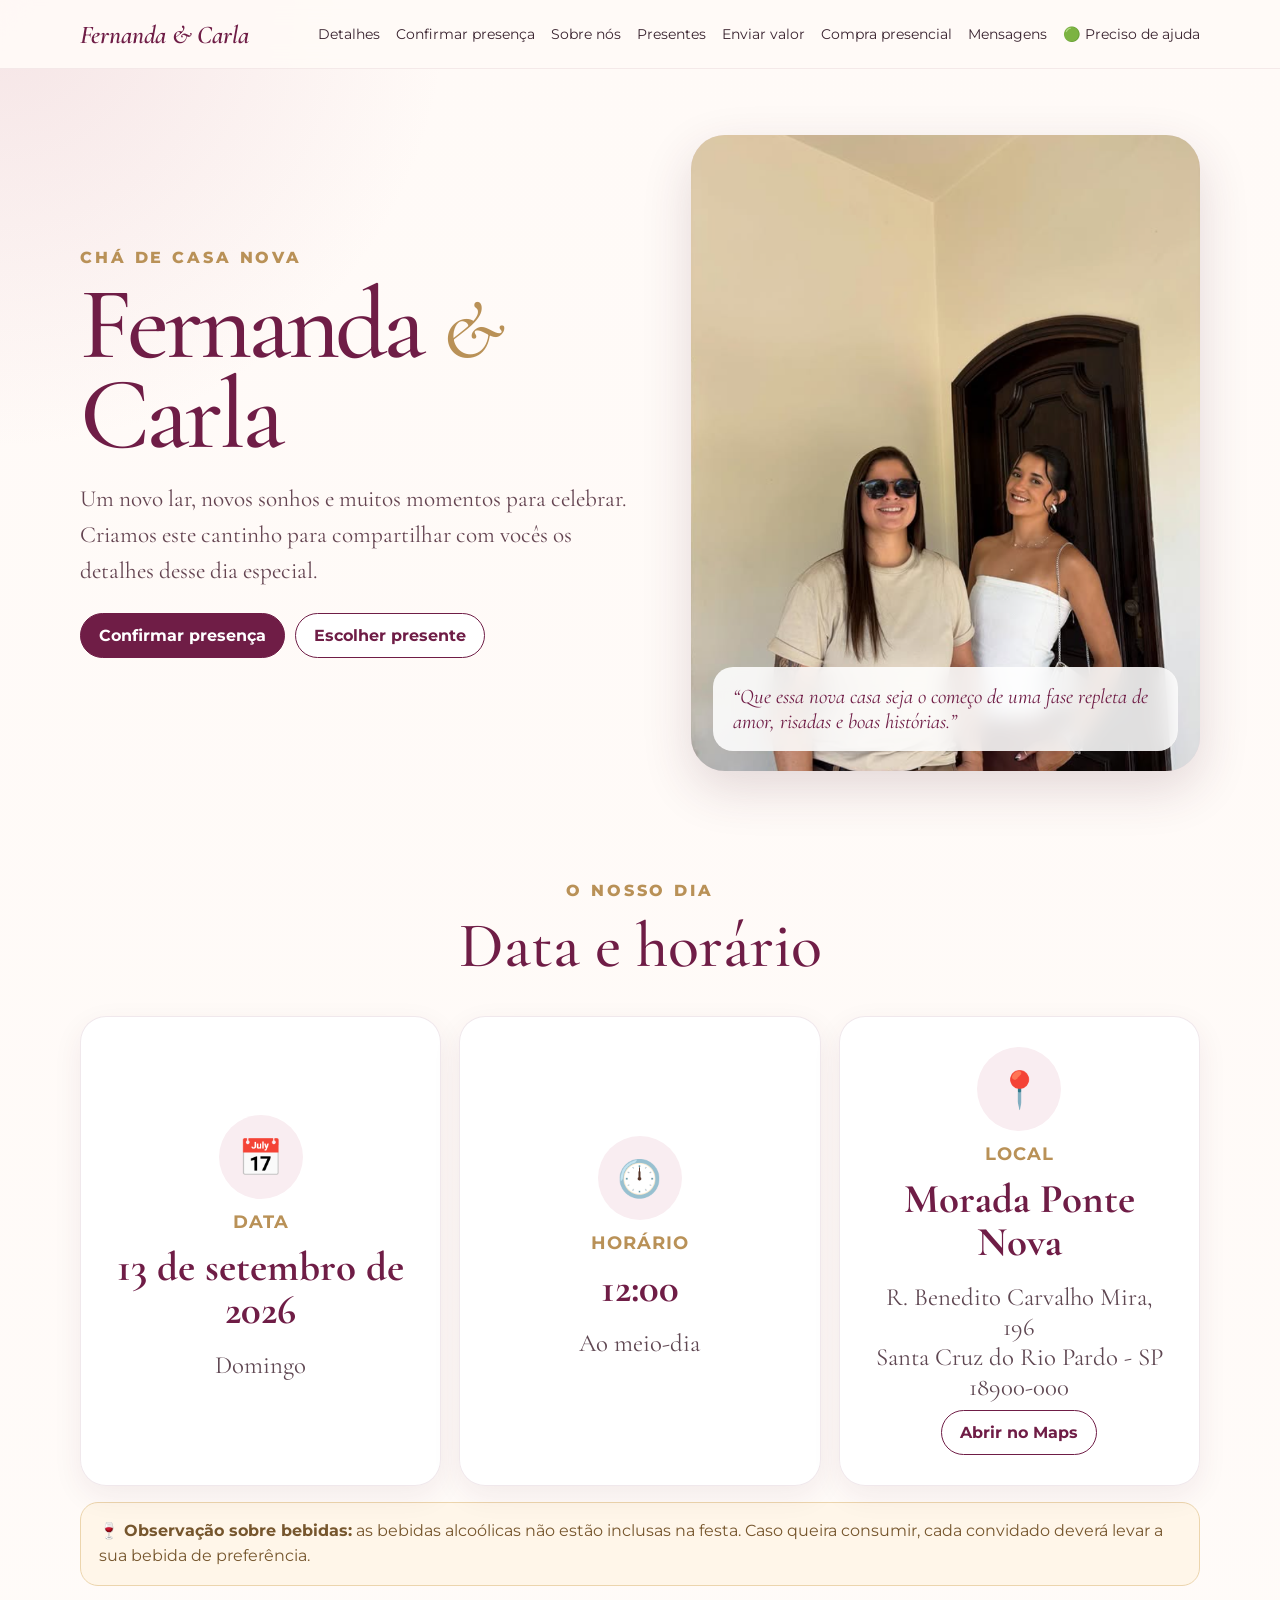
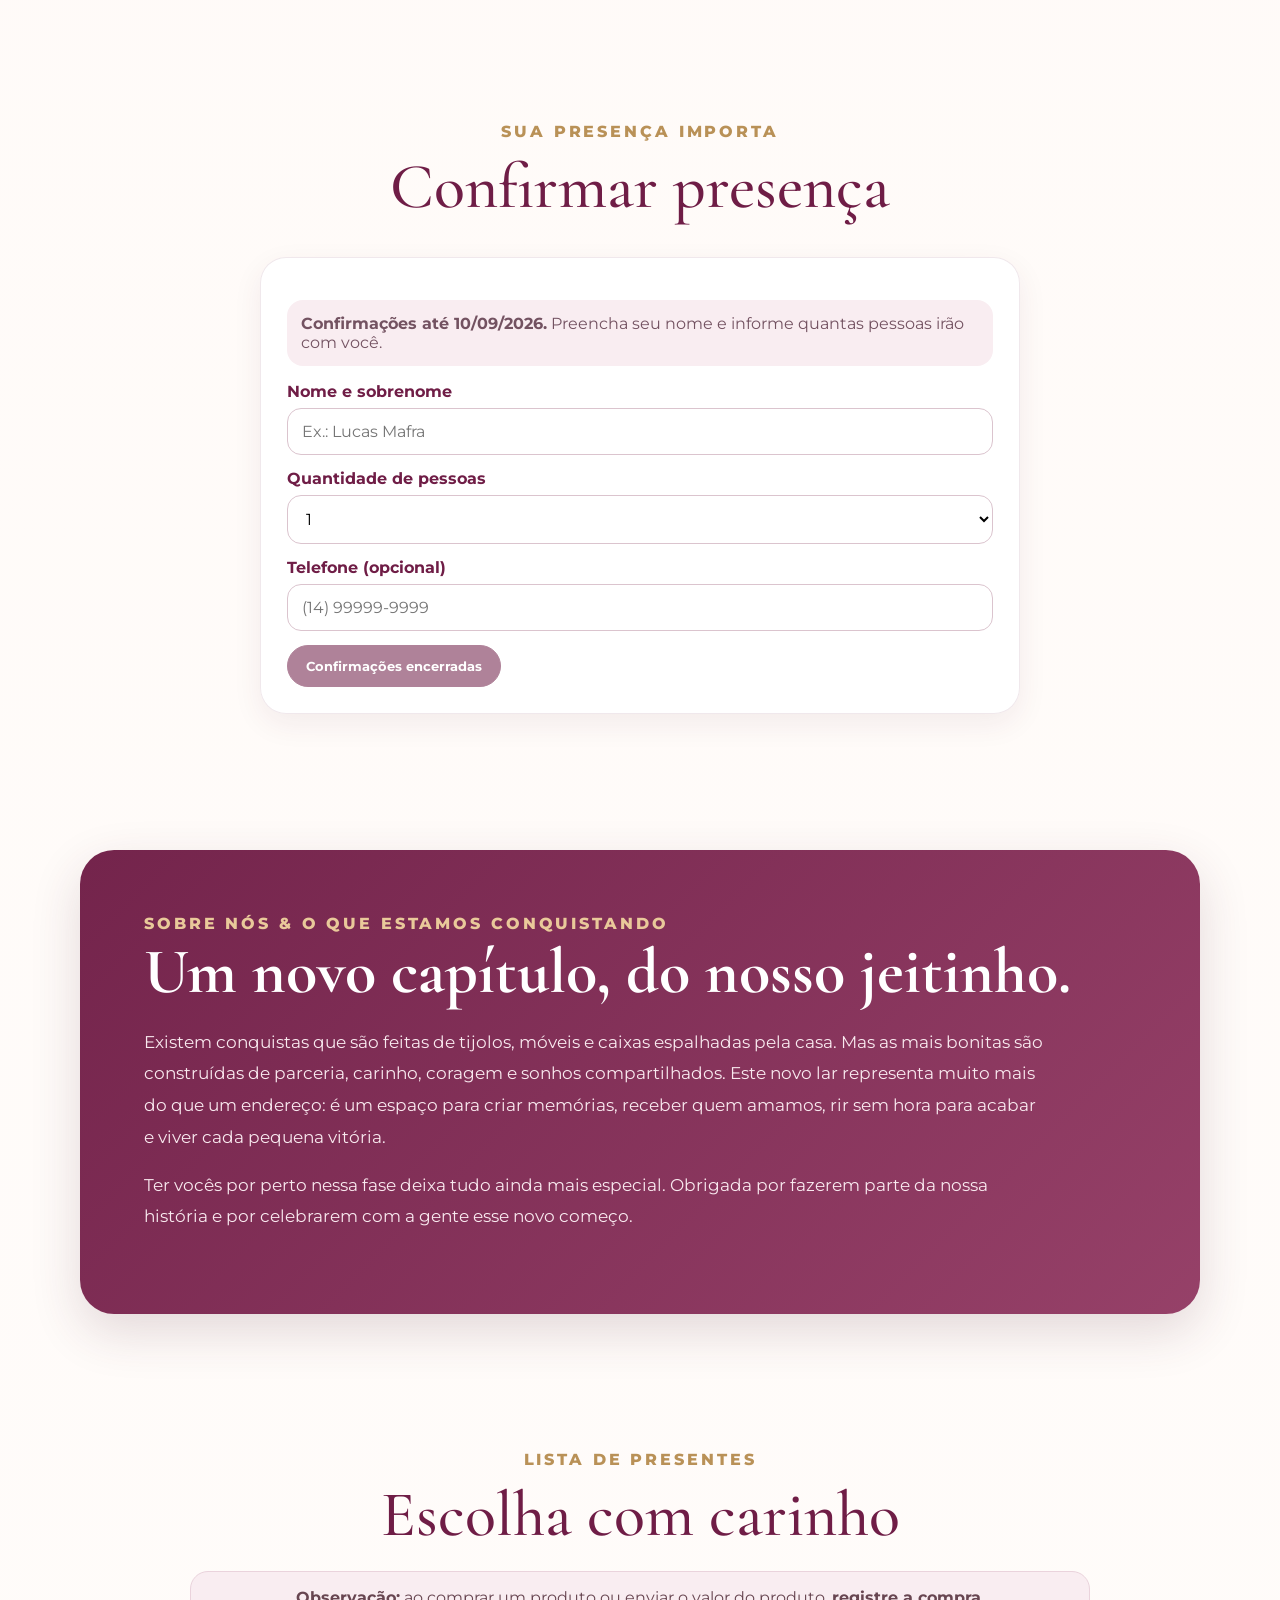
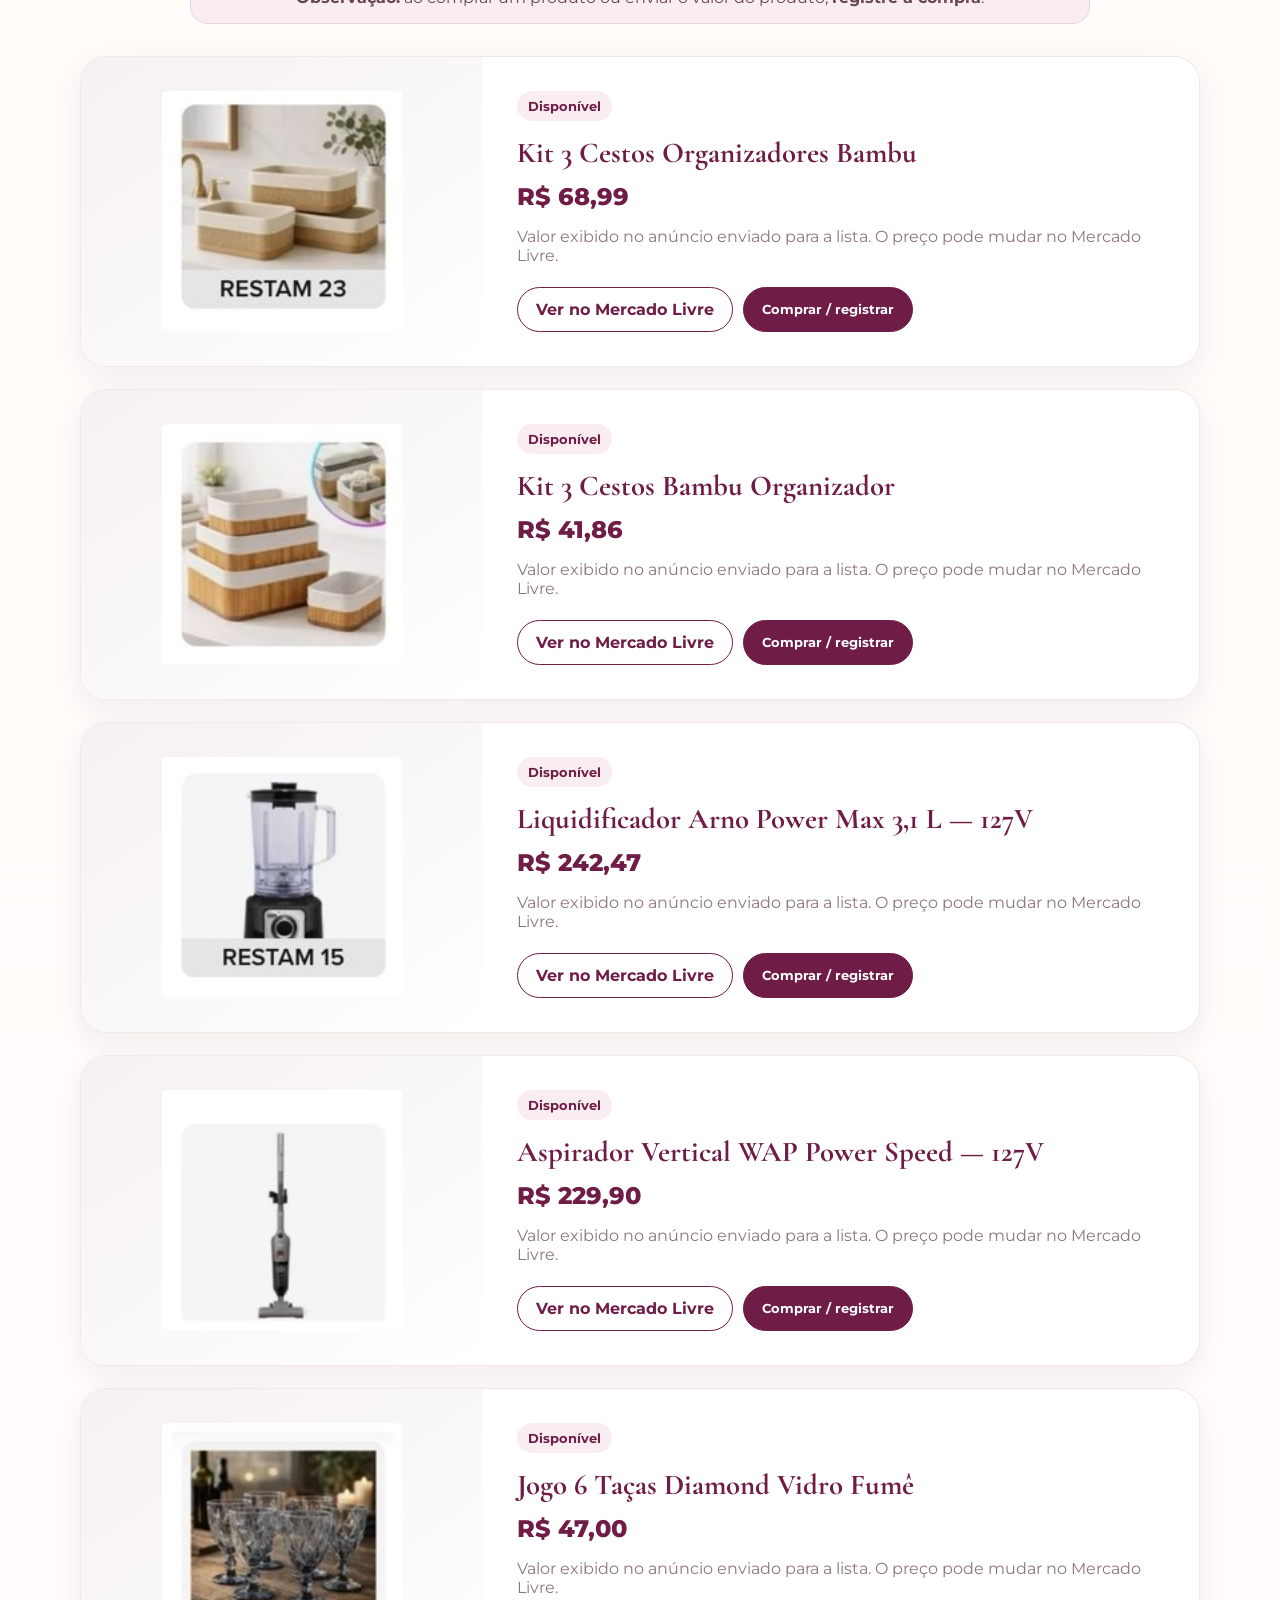
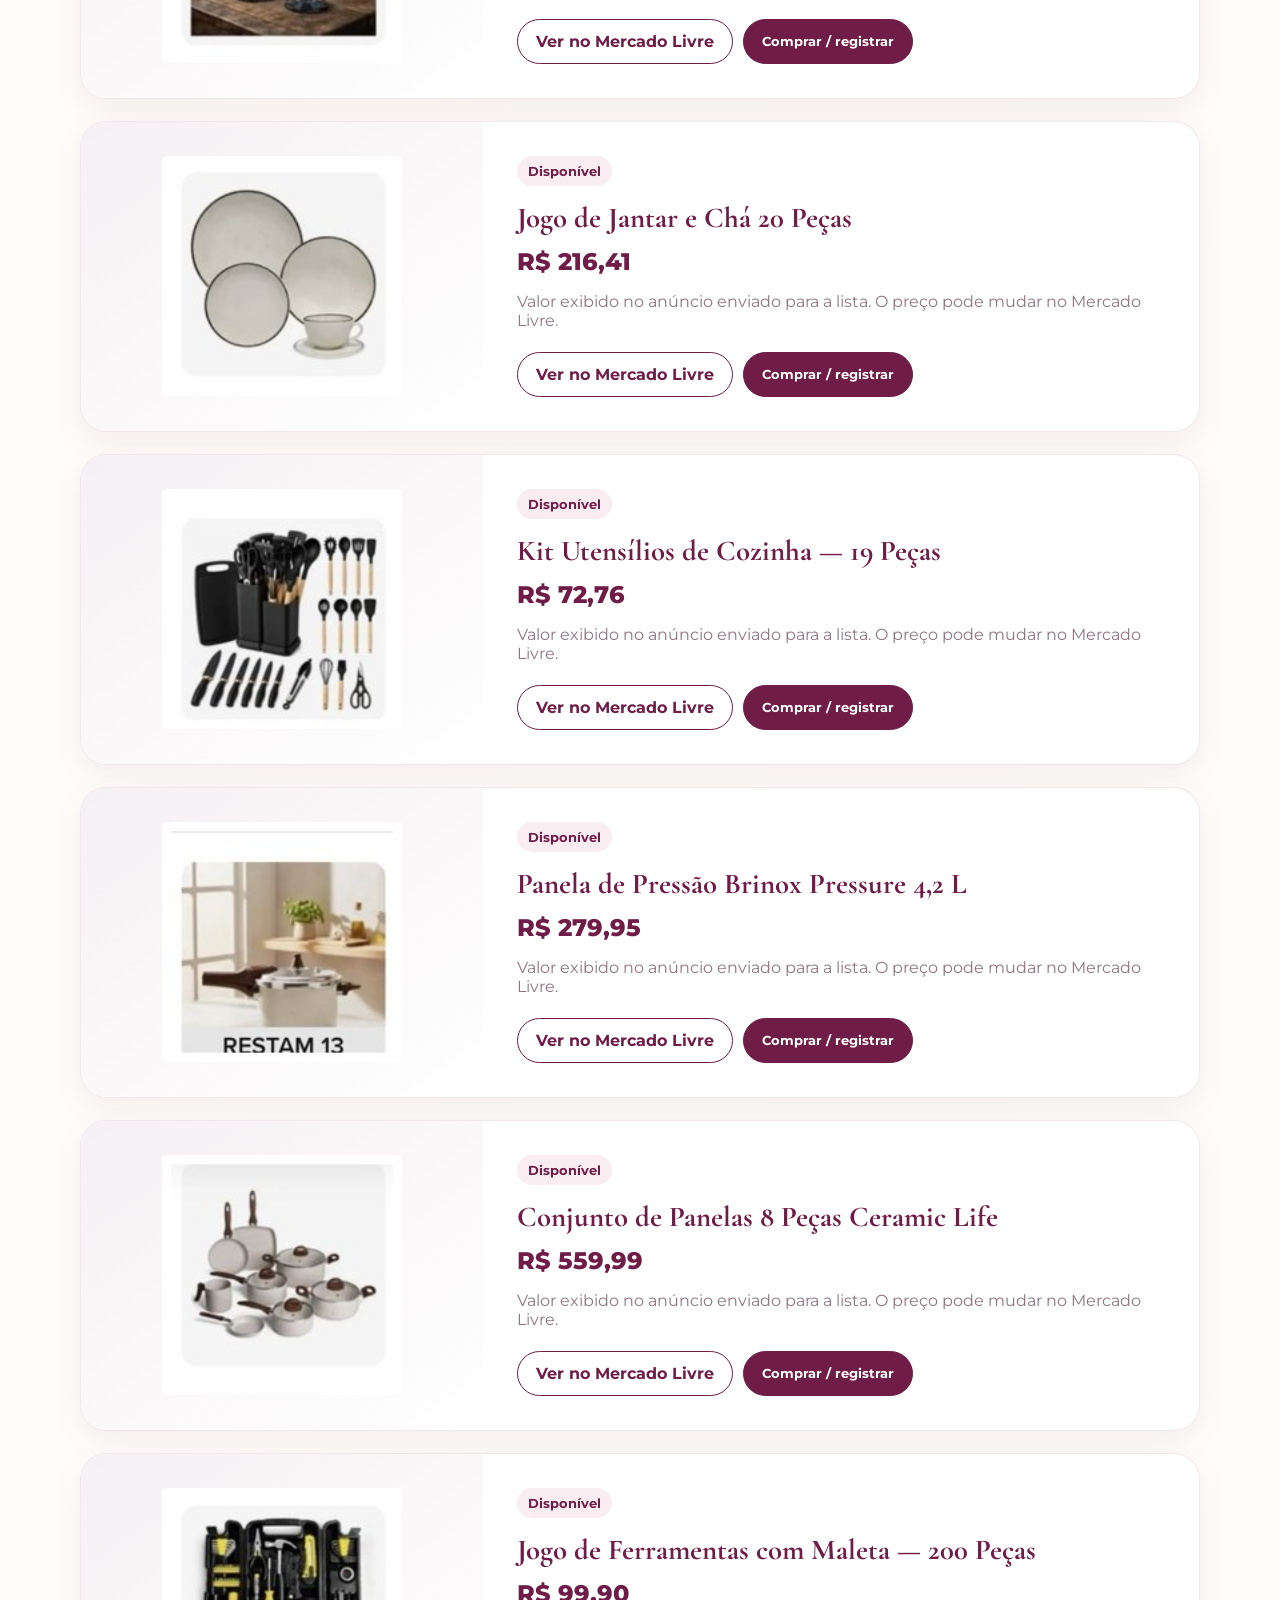
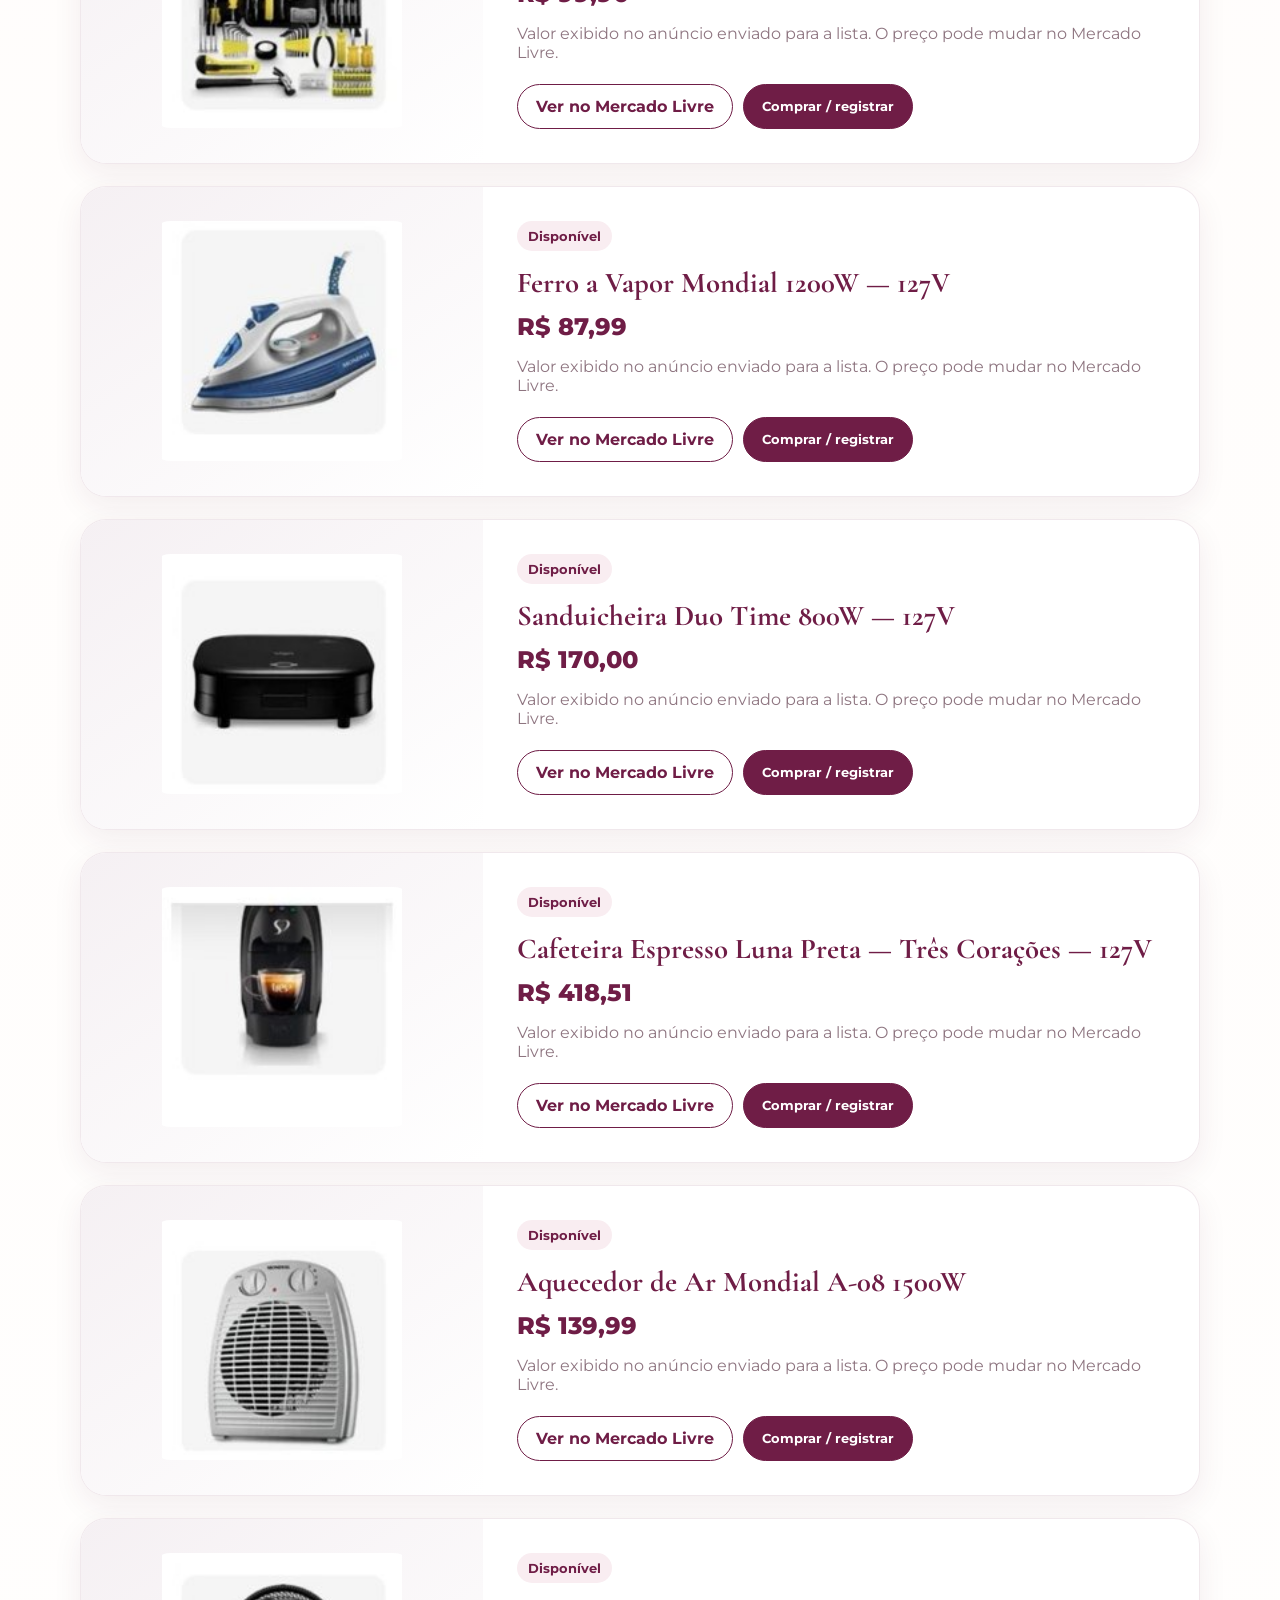
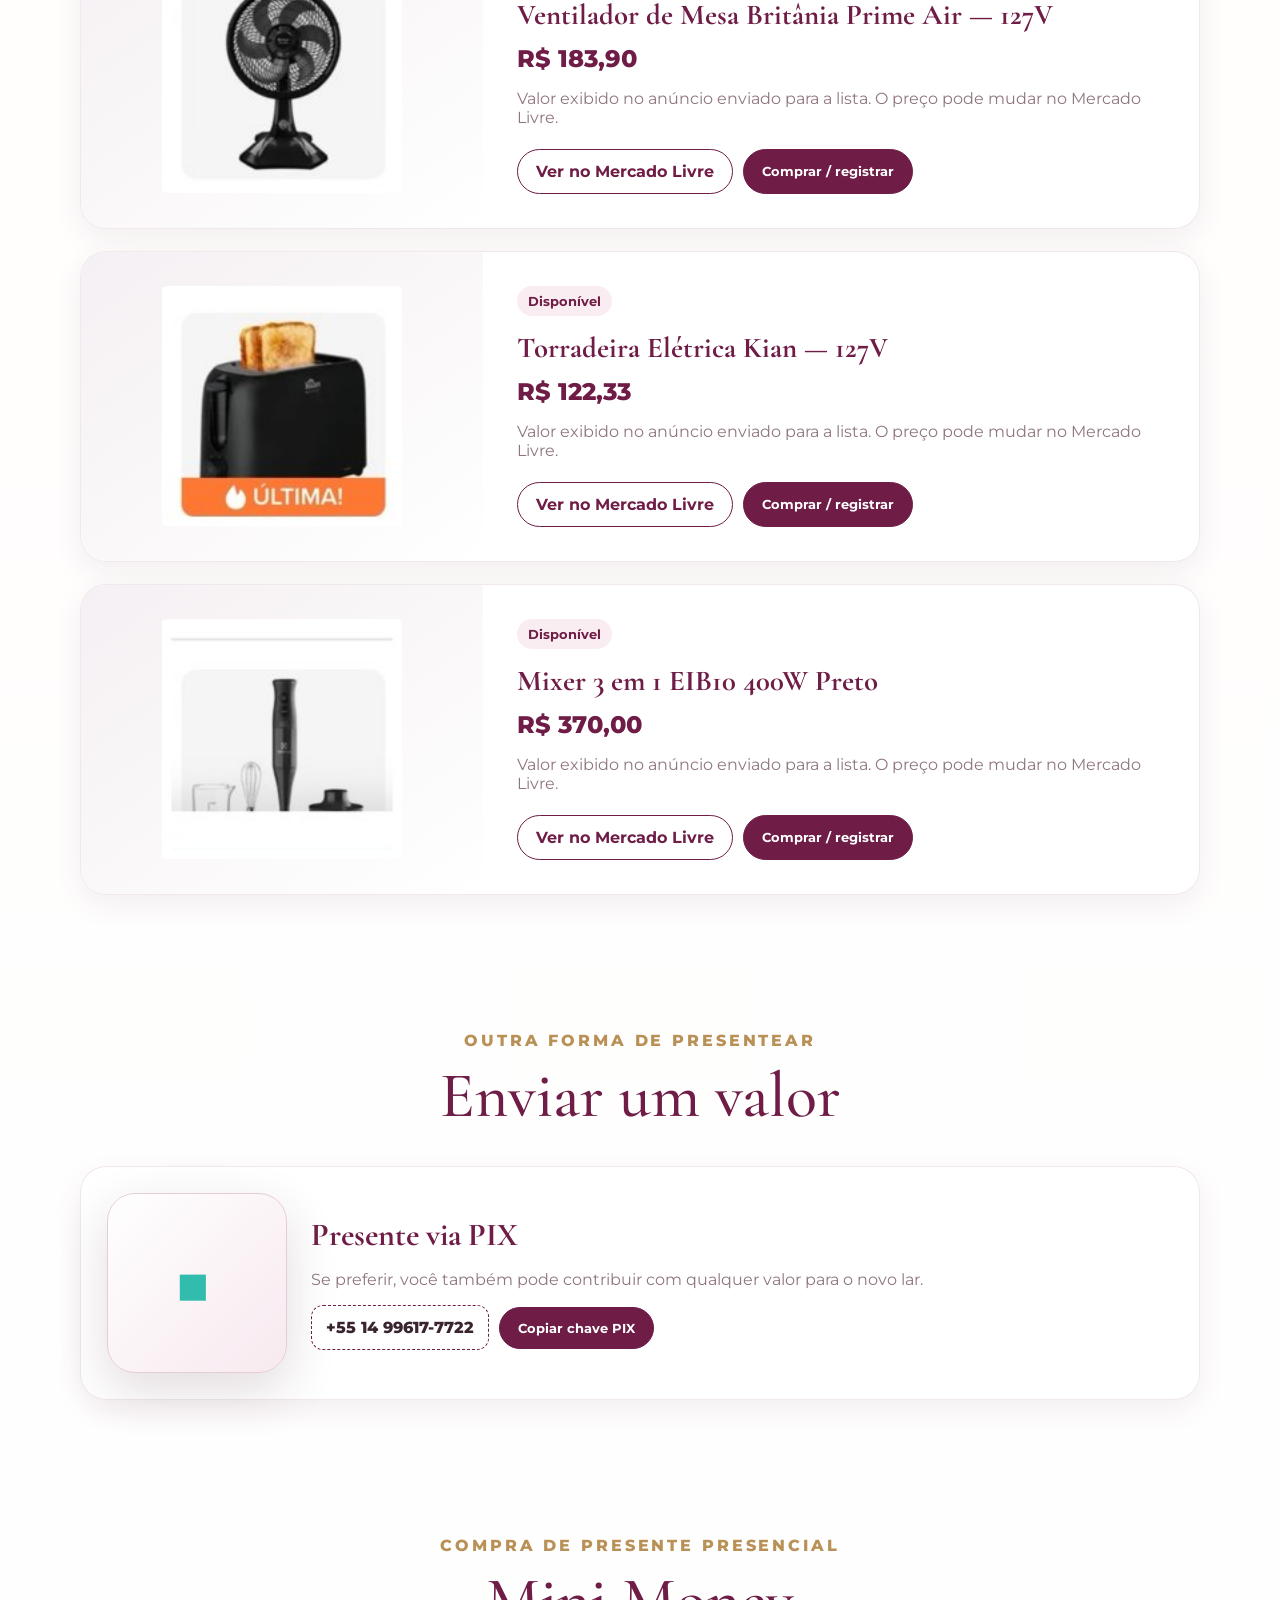
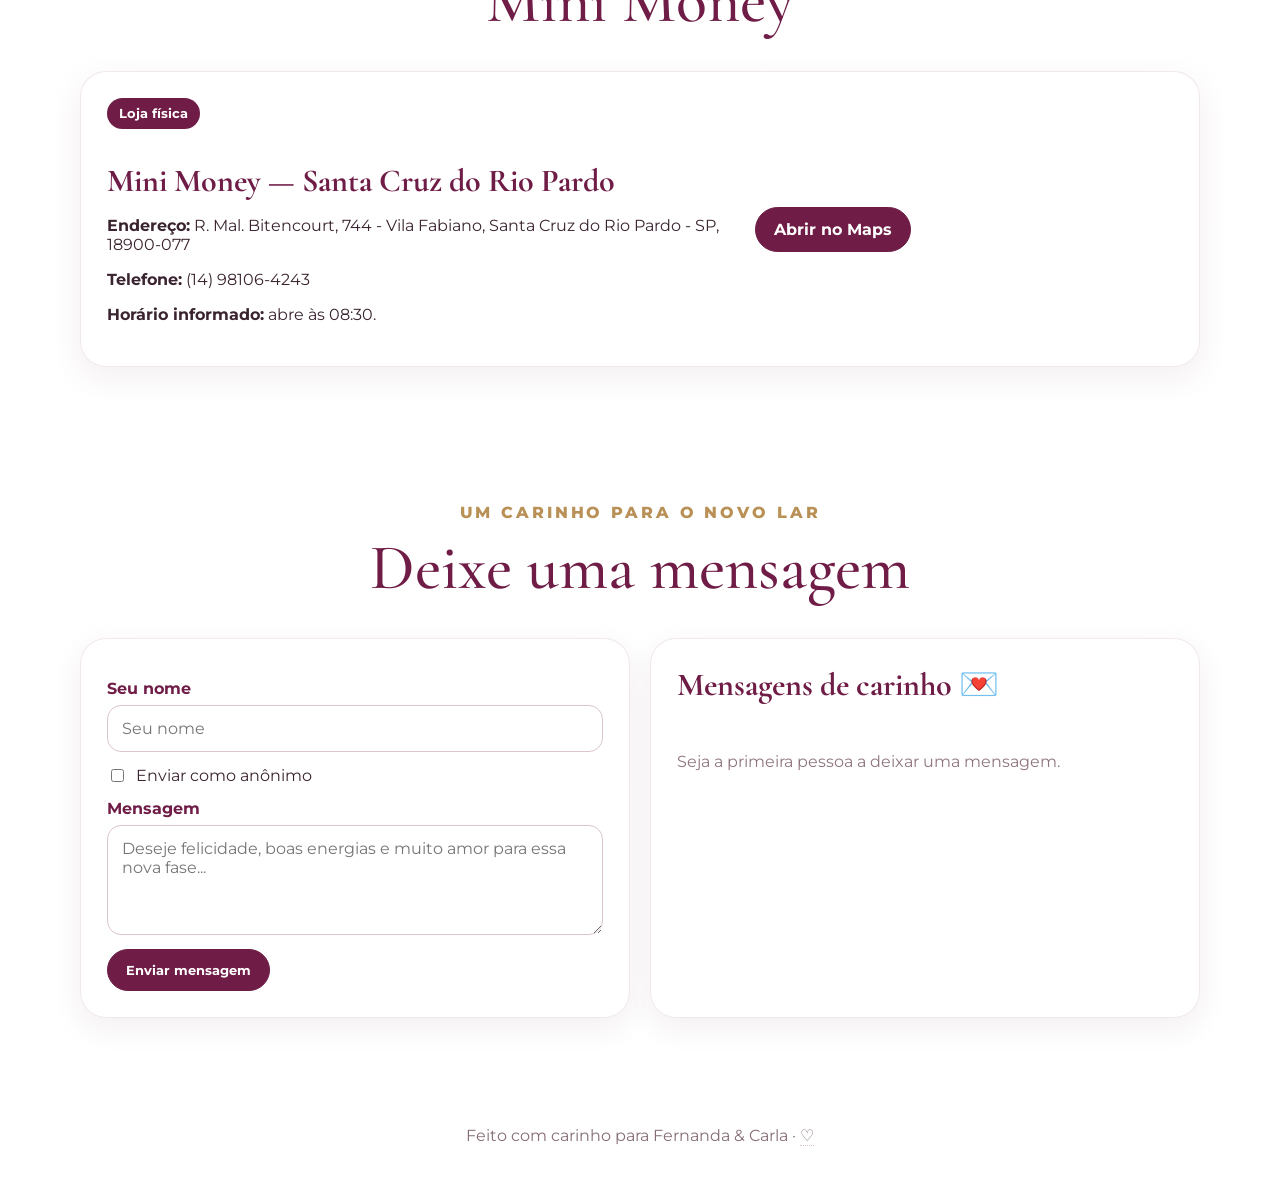
<file: index_cha_casa_nova_atualizado.html>
<!doctype html>
<html lang="pt-BR">
<head>
<meta charset="utf-8">
<meta name="viewport" content="width=device-width,initial-scale=1,viewport-fit=cover">
<meta name="theme-color" content="#6f1d46">
<title>Chá de Casa Nova — Fernanda & Carla | Lucas Mafra</title>
<link rel="preconnect" href="https://fonts.googleapis.com">
<link rel="preconnect" href="https://fonts.gstatic.com" crossorigin>
<link href="https://fonts.googleapis.com/css2?family=Cormorant+Garamond:ital,wght@0,500;0,600;1,600&family=Montserrat:wght@400;500;600;700&display=swap" rel="stylesheet">
<style>
:root{--wine:#6f1d46;--wine2:#8d315c;--blush:#f9edf1;--cream:#fffaf7;--ink:#3a2430;--gold:#b99157;--green:#2d6a4f;--shadow:0 18px 50px rgba(80,35,55,.16)}
*{box-sizing:border-box} html{scroll-behavior:smooth;scroll-padding-top:88px}
body{margin:0;color:var(--ink);background:radial-gradient(circle at top left,rgba(217,165,179,.26),transparent 28rem),linear-gradient(180deg,var(--cream),#fff);font-family:Montserrat,Arial,sans-serif}
a{color:inherit} .wrap{width:min(1120px,92%);margin:auto}
.nav{position:sticky;top:0;z-index:30;backdrop-filter:blur(14px);background:rgba(255,250,247,.93);border-bottom:1px solid rgba(111,29,70,.08)}
.nav .wrap{min-height:68px;display:flex;align-items:center;justify-content:space-between;gap:18px}
.brand,h1,h2,h3{font-family:"Cormorant Garamond",Georgia,serif} .brand{font-style:italic;font-weight:600;color:var(--wine);font-size:1.6rem}
.navlinks{display:flex;gap:16px;align-items:center;font-size:.88rem;white-space:nowrap} .navlinks a{text-decoration:none}
.mobile-menu-btn{display:none;border:0;background:#fff;color:var(--wine);font-size:2rem;line-height:1;width:44px;height:44px;border-radius:50%;box-shadow:0 6px 18px rgba(80,35,55,.10);cursor:pointer}
.mobile-menu{display:none;position:absolute;right:4%;top:60px;width:min(320px,92vw);background:#fff;border:1px solid #eadce2;border-radius:20px;padding:10px;box-shadow:var(--shadow)}
.mobile-menu.open{display:grid} .mobile-menu a{padding:12px 14px;border-radius:12px;text-decoration:none} .mobile-menu a:hover{background:var(--blush)}
.hero{padding:66px 0 42px} .hero-grid{display:grid;grid-template-columns:1.05fr .95fr;align-items:center;gap:48px}
.eyebrow,.section-title span{letter-spacing:.18em;text-transform:uppercase;font-size:1rem;color:var(--gold);font-weight:800}
h1{font-size:clamp(3.2rem,8vw,6.4rem);line-height:.88;margin:12px 0 18px;color:var(--wine);font-weight:500;letter-spacing:-.04em}
.amp{font-style:italic;color:var(--gold);font-size:.8em} .lead{font-family:"Cormorant Garamond",Georgia,serif;font-size:1.45rem;line-height:1.55;color:#644451;max-width:660px}
.buttons,.gift-actions{display:flex;gap:10px;flex-wrap:wrap;margin-top:22px} .btn{display:inline-flex;align-items:center;justify-content:center;padding:12px 18px;border-radius:999px;text-decoration:none;font-weight:700;border:1px solid var(--wine);cursor:pointer;font-family:inherit}
.primary{background:var(--wine);color:#fff} .secondary{background:#fff;color:var(--wine)} .btn:disabled{opacity:.55;cursor:not-allowed}
.portrait{position:relative;border-radius:34px;overflow:hidden;box-shadow:var(--shadow);aspect-ratio:4/5;background:#ead8de}
.portrait img{width:100%;height:100%;object-fit:cover;display:block} .quote{position:absolute;left:22px;right:22px;bottom:20px;background:rgba(255,255,255,.87);backdrop-filter:blur(10px);padding:17px 20px;border-radius:20px;font-family:"Cormorant Garamond",Georgia,serif;font-size:1.3rem;font-style:italic;color:var(--wine)}
section{padding:68px 0} .section-title{text-align:center;margin-bottom:32px} .section-title h2{font-size:clamp(2.4rem,5vw,4.2rem);color:var(--wine);font-weight:500;margin:7px 0}
.grid3{display:grid;grid-template-columns:repeat(3,1fr);gap:18px} .card{background:rgba(255,255,255,.94);border:1px solid rgba(111,29,70,.1);border-radius:26px;padding:26px;box-shadow:0 10px 30px rgba(80,35,55,.07)}
.info h3{margin:8px 0;color:var(--wine);font-size:1.55rem} .muted{color:#8e7580} .gold-note{color:var(--gold);font-size:1.05rem;font-weight:700}
.alcohol-note{margin-top:16px;padding:16px 18px;border-radius:18px;background:#fff6e9;border:1px solid #ecd5ad;color:#76562d;line-height:1.55}
.story{background:linear-gradient(135deg,rgba(111,29,70,.97),rgba(141,49,92,.92));color:#fff;border-radius:34px;padding:clamp(28px,6vw,64px);box-shadow:var(--shadow)}
.story h2{font-size:clamp(2.5rem,5vw,4rem);margin:0 0 12px} .story p{line-height:1.9;color:#f9e9ef;font-size:1.04rem;max-width:900px}
.form-card{max-width:760px;margin:auto} .field{display:grid;gap:7px;margin:14px 0} .field label{font-weight:700;color:var(--wine)}
input,textarea,select{width:100%;padding:13px 14px;border:1px solid #dbc4ce;border-radius:14px;font:inherit;background:#fff} textarea{min-height:110px;resize:vertical}
.notice{background:var(--blush);padding:14px;border-radius:16px;color:#735261;margin:16px 0} .checkrow{display:flex;align-items:center;gap:9px;margin:12px 0} .checkrow input{width:auto}
.gifts{display:grid;gap:22px} .gift-card{display:grid;grid-template-columns:.72fr 1.28fr;overflow:hidden;padding:0} .gift-visual{min-height:280px;background:linear-gradient(145deg,#f5f0f3,#fff);display:flex;align-items:center;justify-content:center;padding:26px}
.gift-visual img{width:min(260px,90%);height:240px;object-fit:contain;border-radius:18px} .gift-body{padding:34px} .gift-body h3{font-size:1.8rem;margin:14px 0 4px;color:var(--wine)}
.price{font-size:1.5rem;font-weight:800;color:var(--wine);margin:12px 0} .gift-status{display:inline-block;padding:7px 11px;border-radius:999px;background:var(--blush);color:var(--wine);font-size:.82rem;font-weight:700} .gift-status.bought{background:#e7f5ec;color:var(--green)}
.pix-box{display:grid;grid-template-columns:180px 1fr;gap:24px;align-items:center} .pix-art{width:180px;height:180px;border-radius:28px;background:linear-gradient(135deg,#fff,#f7e9ef);border:1px solid #e6ccd6;box-shadow:var(--shadow);display:grid;place-items:center}
.pix-logo{font-size:4.2rem;color:#32bcad;transform:rotate(45deg);font-weight:700} .copyline{display:flex;gap:10px;flex-wrap:wrap;align-items:center} .copykey{font-weight:800;background:#fff;border:1px dashed var(--wine);padding:12px 14px;border-radius:12px}
.store-card{display:grid;grid-template-columns:1.2fr .8fr;gap:22px;align-items:center} .store-badge{display:inline-block;background:var(--wine);color:white;border-radius:999px;padding:8px 12px;font-size:.8rem;font-weight:700}
.guestbook{display:grid;grid-template-columns:1fr 1fr;gap:20px} .messages{display:grid;gap:12px;margin-top:20px} .msg{background:#fff;border-left:4px solid var(--gold);padding:14px 16px;border-radius:12px;box-shadow:0 8px 20px rgba(80,35,55,.06)}
footer{padding:40px 0 55px;text-align:center;color:#856c78} .admin-trigger{cursor:pointer;border-bottom:1px dotted rgba(111,29,70,.25);user-select:none}
.modal{position:fixed;inset:0;background:rgba(35,18,27,.58);display:none;align-items:center;justify-content:center;padding:20px;z-index:99} .modal.open{display:flex}
.modal-box{width:min(850px,96vw);max-height:88vh;overflow:auto;background:#fff;border-radius:26px;padding:26px;box-shadow:var(--shadow)} .close{float:right;border:0;background:#f5e8ed;border-radius:50%;width:36px;height:36px;cursor:pointer;font-size:1.15rem}
.dashboard{display:grid;grid-template-columns:repeat(3,1fr);gap:14px} .stat{background:var(--blush);border-radius:20px;padding:18px;text-align:center} .stat strong{display:block;font-size:2.2rem;color:var(--wine)}
.table-wrap{overflow:auto;margin-top:16px} table{width:100%;border-collapse:collapse;min-width:720px} th,td{text-align:left;padding:12px;border-bottom:1px solid #eadce2} th{color:var(--wine)} .tiny{font-size:.8rem} .ok{color:var(--green);font-weight:700} .hide{display:none!important}

.event-card{min-height:260px;text-align:center;display:flex;flex-direction:column;align-items:center;justify-content:center;padding:30px}
.event-icon{width:84px;height:84px;border-radius:50%;background:var(--blush);display:grid;place-items:center;font-size:2.25rem;margin-bottom:12px}
.event-card .gold-note{font-size:1.12rem;letter-spacing:.05em}
.event-card h3{font-size:clamp(2rem,3.2vw,2.8rem);line-height:1.05;margin:14px 0 10px}
.event-sub{font-family:"Cormorant Garamond",Georgia,serif;font-size:1.55rem;margin:8px 0;color:#5f4752}
.purchase-note{max-width:900px;margin:18px auto 0;padding:16px 20px;border-radius:18px;background:var(--blush);border:1px solid #ead3dc;font-size:1rem;color:#684651}

@media(max-width:980px){.navlinks{display:none}.mobile-menu-btn{display:block}}
@media(max-width:820px){.hero-grid,.gift-card,.pix-box,.guestbook,.store-card{grid-template-columns:1fr}.grid3,.dashboard{grid-template-columns:1fr}.hero{padding-top:38px}.portrait{max-height:620px}.pix-art{margin:auto}.gift-visual{min-height:220px}.gift-visual img{height:190px}.gift-body{padding:24px}}
@media(max-width:520px){section{padding:52px 0}.wrap{width:min(94%,1120px)}.brand{font-size:1.35rem}h1{font-size:3.4rem}.lead{font-size:1.25rem}.btn{width:100%}.gift-actions .btn{width:100%}}
</style>
</head>
<body>
<header class="nav">
  <div class="wrap">
    <div class="brand">Fernanda & Carla</div>
    <nav class="navlinks">
      <a href="#detalhes">Detalhes</a><a href="#confirmar">Confirmar presença</a><a href="#sobre">Sobre nós</a><a href="#presentes">Presentes</a><a href="#pix">Enviar valor</a><a href="#presencial">Compra presencial</a><a href="#mensagem">Mensagens</a>
      <a target="_blank" rel="noopener" href="https://wa.me/5514996177722?text=Preciso%20de%20ajuda%20com%20a%20compra%20de%20um%20presente%20no%20site">🟢 Preciso de ajuda</a>
    </nav>
    <button class="mobile-menu-btn" id="mobileMenuBtn" aria-label="Abrir menu" aria-expanded="false">⋮</button>
    <nav class="mobile-menu" id="mobileMenu">
      <a href="#detalhes">Detalhes</a><a href="#confirmar">Confirmar presença</a><a href="#sobre">Sobre nós</a><a href="#presentes">Presentes</a><a href="#pix">Enviar valor</a><a href="#presencial">Compra presencial</a><a href="#mensagem">Mensagens</a>
      <a target="_blank" rel="noopener" href="https://wa.me/5514996177722?text=Preciso%20de%20ajuda%20com%20a%20compra%20de%20um%20presente%20no%20site">🟢 Preciso de ajuda</a>
    </nav>
  </div>
</header>

<main>
<section class="hero">
  <div class="wrap hero-grid">
    <div>
      <div class="eyebrow">Chá de Casa Nova</div>
      <h1>Fernanda <span class="amp">&</span><br>Carla</h1>
      <p class="lead">Um novo lar, novos sonhos e muitos momentos para celebrar. Criamos este cantinho para compartilhar com vocês os detalhes desse dia especial.</p>
      <div class="buttons"><a class="btn primary" href="#confirmar">Confirmar presença</a><a class="btn secondary" href="#presentes">Escolher presente</a></div>
    </div>
    <div class="portrait"><img src="fernanda-carla.png" alt="Fernanda e Carla"><div class="quote">“Que essa nova casa seja o começo de uma fase repleta de amor, risadas e boas histórias.”</div></div>
  </div>
</section>

<section id="detalhes">
  <div class="wrap">
    <div class="section-title"><span>O nosso dia</span><h2>Data e horário</h2></div>
    <div class="grid3 event-grid">
      <div class="card info event-card"><div class="event-icon">📅</div><div class="gold-note">DATA</div><h3>13 de setembro de 2026</h3><p class="event-sub">Domingo</p></div>
      <div class="card info event-card"><div class="event-icon">🕛</div><div class="gold-note">HORÁRIO</div><h3>12:00</h3><p class="event-sub">Ao meio-dia</p></div>
      <div class="card info event-card"><div class="event-icon">📍</div><div class="gold-note">LOCAL</div><h3>Morada Ponte Nova</h3><p class="event-sub">R. Benedito Carvalho Mira, 196<br>Santa Cruz do Rio Pardo - SP<br>18900-000</p><a class="btn secondary" target="_blank" rel="noopener" href="https://www.google.com/maps/search/?api=1&query=R.+Benedito+Carvalho+Mira,+196,+Santa+Cruz+do+Rio+Pardo,+SP">Abrir no Maps</a></div>
    </div>
    <div class="alcohol-note"><strong>🍷 Observação sobre bebidas:</strong> as bebidas alcoólicas não estão inclusas na festa. Caso queira consumir, cada convidado deverá levar a sua bebida de preferência.</div>
  </div>
</section>

<section id="confirmar">
  <div class="wrap">
    <div class="section-title"><span>Sua presença importa</span><h2>Confirmar presença</h2></div>
    <div class="card form-card">
      <div class="notice"><strong>Confirmações até 10/09/2026.</strong> Preencha seu nome e informe quantas pessoas irão com você.</div>
      <form id="rsvpForm">
        <div class="field"><label>Nome e sobrenome</label><input id="rsvpName" required maxlength="70" placeholder="Ex.: Lucas Mafra"></div>
        <div class="field"><label>Quantidade de pessoas</label><select id="rsvpQty" required><option value="1">1</option><option value="2">2</option><option value="3">3</option><option value="4">4</option><option value="5">5</option><option value="6">6</option><option value="7">7</option><option value="8">8</option><option value="9">9</option><option value="10">10</option></select></div>
        <div class="field"><label>Telefone (opcional)</label><input id="rsvpPhone" inputmode="tel" placeholder="(14) 99999-9999"></div>
        <button class="btn primary" id="rsvpSubmit" type="submit">Confirmar presença</button>
      </form>
    </div>
  </div>
</section>

<section id="sobre">
  <div class="wrap">
    <div class="story">
      <div class="eyebrow" style="color:#e9c99a">Sobre nós & o que estamos conquistando</div>
      <h2>Um novo capítulo, do nosso jeitinho.</h2>
      <p>Existem conquistas que são feitas de tijolos, móveis e caixas espalhadas pela casa. Mas as mais bonitas são construídas de parceria, carinho, coragem e sonhos compartilhados. Este novo lar representa muito mais do que um endereço: é um espaço para criar memórias, receber quem amamos, rir sem hora para acabar e viver cada pequena vitória.</p>
      <p>Ter vocês por perto nessa fase deixa tudo ainda mais especial. Obrigada por fazerem parte da nossa história e por celebrarem com a gente esse novo começo.</p>
    </div>
  </div>
</section>

<section id="presentes">
  <div class="wrap">
    <div class="section-title"><span>Lista de presentes</span><h2>Escolha com carinho</h2><div class="purchase-note"><strong>Observação:</strong> ao comprar um produto ou enviar o valor do produto, <strong>registre a compra</strong>.</div></div>
    <div class="gifts">
      
    <article class="gift-card card" data-gift="1">
      <div class="gift-visual"><img src="[data-uri]" alt="Kit 3 Cestos Organizadores Bambu"></div>
      <div class="gift-body">
        <span class="gift-status" id="status-1">Disponível</span>
        <h3>Kit 3 Cestos Organizadores Bambu</h3>
        <div class="price">R$ 68,99</div>
        <p class="muted">Valor exibido no anúncio enviado para a lista. O preço pode mudar no Mercado Livre.</p>
        <div class="gift-actions">
          <a class="btn secondary" target="_blank" rel="noopener" href="https://www.mercadolivre.com.br/up/MLBU3001924279?matt_tool=38524122&amp;pdp_filters=item_id:MLB5095231292&amp;ua=hfmaV_YPi5kzC6bVC-5GX2_lMa8tcs1PNn0x7HnEpPqFAi8#origin=share&amp;sid=share&amp;wid=MLB5095231292&amp;action=copy">Ver no Mercado Livre</a>
          <button class="btn primary gift-buy" data-id="1" data-name="Kit 3 Cestos Organizadores Bambu">Comprar / registrar</button>
        </div>
      </div>
    </article>
    <article class="gift-card card" data-gift="2">
      <div class="gift-visual"><img src="[data-uri]" alt="Kit 3 Cestos Bambu Organizador"></div>
      <div class="gift-body">
        <span class="gift-status" id="status-2">Disponível</span>
        <h3>Kit 3 Cestos Bambu Organizador</h3>
        <div class="price">R$ 41,86</div>
        <p class="muted">Valor exibido no anúncio enviado para a lista. O preço pode mudar no Mercado Livre.</p>
        <div class="gift-actions">
          <a class="btn secondary" target="_blank" rel="noopener" href="https://www.mercadolivre.com.br/p/MLB44808493?matt_tool=38524122&amp;pdp_filters=item_id:MLB5498641282&amp;ua=1wwdcBQwWa1R75XOcOmVy9JicZHXrKwhJVc437pqPP3Qiig#origin=share&amp;sid=share&amp;wid=MLB5498641282&amp;action=copy">Ver no Mercado Livre</a>
          <button class="btn primary gift-buy" data-id="2" data-name="Kit 3 Cestos Bambu Organizador">Comprar / registrar</button>
        </div>
      </div>
    </article>
    <article class="gift-card card" data-gift="3">
      <div class="gift-visual"><img src="[data-uri]" alt="Liquidificador Arno Power Max 3,1 L — 127V"></div>
      <div class="gift-body">
        <span class="gift-status" id="status-3">Disponível</span>
        <h3>Liquidificador Arno Power Max 3,1 L — 127V</h3>
        <div class="price">R$ 242,47</div>
        <p class="muted">Valor exibido no anúncio enviado para a lista. O preço pode mudar no Mercado Livre.</p>
        <div class="gift-actions">
          <a class="btn secondary" target="_blank" rel="noopener" href="https://www.mercadolivre.com.br/p/MLB37808908?matt_tool=38524122&amp;pdp_filters=item_id:MLB5496027622&amp;ua=afYtI17aiX1uHkD_Ru4ji__VJpFtebsjWRxOIZUM1pco8sI#origin=share&amp;sid=share&amp;wid=MLB5496027622&amp;action=copy">Ver no Mercado Livre</a>
          <button class="btn primary gift-buy" data-id="3" data-name="Liquidificador Arno Power Max 3,1 L — 127V">Comprar / registrar</button>
        </div>
      </div>
    </article>
    <article class="gift-card card" data-gift="4">
      <div class="gift-visual"><img src="[data-uri]" alt="Aspirador Vertical WAP Power Speed — 127V"></div>
      <div class="gift-body">
        <span class="gift-status" id="status-4">Disponível</span>
        <h3>Aspirador Vertical WAP Power Speed — 127V</h3>
        <div class="price">R$ 229,90</div>
        <p class="muted">Valor exibido no anúncio enviado para a lista. O preço pode mudar no Mercado Livre.</p>
        <div class="gift-actions">
          <a class="btn secondary" target="_blank" rel="noopener" href="https://www.mercadolivre.com.br/p/MLB19569419?matt_tool=38524122&amp;pdp_filters=item_id:MLB2785994011&amp;ua=VNJwg60cMZ8z8HyO_3ms1wsuvB5qNhpkDGSnYeCxFERy-Zs#origin=share&amp;sid=share&amp;wid=MLB2785994011&amp;action=copy">Ver no Mercado Livre</a>
          <button class="btn primary gift-buy" data-id="4" data-name="Aspirador Vertical WAP Power Speed — 127V">Comprar / registrar</button>
        </div>
      </div>
    </article>
    <article class="gift-card card" data-gift="5">
      <div class="gift-visual"><img src="[data-uri]" alt="Jogo 6 Taças Diamond Vidro Fumê"></div>
      <div class="gift-body">
        <span class="gift-status" id="status-5">Disponível</span>
        <h3>Jogo 6 Taças Diamond Vidro Fumê</h3>
        <div class="price">R$ 47,00</div>
        <p class="muted">Valor exibido no anúncio enviado para a lista. O preço pode mudar no Mercado Livre.</p>
        <div class="gift-actions">
          <a class="btn secondary" target="_blank" rel="noopener" href="https://www.mercadolivre.com.br/up/MLBU4575473444?matt_tool=38524122&amp;pdp_filters=item_id:MLB7320886712&amp;ua=FIWt3z6552R_DVpmcDE3K1lLNRc__i6Fb-D868LmglZf_4c#origin=share&amp;sid=share&amp;wid=MLB7320886712&amp;action=copy">Ver no Mercado Livre</a>
          <button class="btn primary gift-buy" data-id="5" data-name="Jogo 6 Taças Diamond Vidro Fumê">Comprar / registrar</button>
        </div>
      </div>
    </article>
    <article class="gift-card card" data-gift="6">
      <div class="gift-visual"><img src="[data-uri]" alt="Jogo de Jantar e Chá 20 Peças"></div>
      <div class="gift-body">
        <span class="gift-status" id="status-6">Disponível</span>
        <h3>Jogo de Jantar e Chá 20 Peças</h3>
        <div class="price">R$ 216,41</div>
        <p class="muted">Valor exibido no anúncio enviado para a lista. O preço pode mudar no Mercado Livre.</p>
        <div class="gift-actions">
          <a class="btn secondary" target="_blank" rel="noopener" href="https://www.mercadolivre.com.br/p/MLB28203040?matt_tool=38524122&amp;pdp_filters=item_id:MLB4218384814&amp;ua=uOGK2kbGxOOtogV0OKyEhLl0g3Ejf2RBBdsKfGKd_GX3upI#origin=share&amp;sid=share&amp;wid=MLB4218384814&amp;action=copy">Ver no Mercado Livre</a>
          <button class="btn primary gift-buy" data-id="6" data-name="Jogo de Jantar e Chá 20 Peças">Comprar / registrar</button>
        </div>
      </div>
    </article>
    <article class="gift-card card" data-gift="7">
      <div class="gift-visual"><img src="[data-uri]" alt="Kit Utensílios de Cozinha — 19 Peças"></div>
      <div class="gift-body">
        <span class="gift-status" id="status-7">Disponível</span>
        <h3>Kit Utensílios de Cozinha — 19 Peças</h3>
        <div class="price">R$ 72,76</div>
        <p class="muted">Valor exibido no anúncio enviado para a lista. O preço pode mudar no Mercado Livre.</p>
        <div class="gift-actions">
          <a class="btn secondary" target="_blank" rel="noopener" href="https://www.mercadolivre.com.br/p/MLB66288462?matt_tool=38524122&amp;pdp_filters=item_id:MLB6551452498&amp;ua=uB28DIxOOT7IBMDXtGukU3_Xzy17ufOw926p2IlmOuUfn4s#origin=share&amp;sid=share&amp;wid=MLB6551452498&amp;action=copy">Ver no Mercado Livre</a>
          <button class="btn primary gift-buy" data-id="7" data-name="Kit Utensílios de Cozinha — 19 Peças">Comprar / registrar</button>
        </div>
      </div>
    </article>
    <article class="gift-card card" data-gift="8">
      <div class="gift-visual"><img src="[data-uri]" alt="Panela de Pressão Brinox Pressure 4,2 L"></div>
      <div class="gift-body">
        <span class="gift-status" id="status-8">Disponível</span>
        <h3>Panela de Pressão Brinox Pressure 4,2 L</h3>
        <div class="price">R$ 279,95</div>
        <p class="muted">Valor exibido no anúncio enviado para a lista. O preço pode mudar no Mercado Livre.</p>
        <div class="gift-actions">
          <a class="btn secondary" target="_blank" rel="noopener" href="https://www.mercadolivre.com.br/p/MLB32717965?matt_tool=38524122&amp;pdp_filters=item_id:MLB3797364569&amp;ua=nw72w1btGR_AMUQvxwWvGI8cIru8N6jgO0l7cO_jdo7eIJg#origin=share&amp;sid=share&amp;wid=MLB3797364569&amp;action=copy">Ver no Mercado Livre</a>
          <button class="btn primary gift-buy" data-id="8" data-name="Panela de Pressão Brinox Pressure 4,2 L">Comprar / registrar</button>
        </div>
      </div>
    </article>
    <article class="gift-card card" data-gift="9">
      <div class="gift-visual"><img src="[data-uri]" alt="Conjunto de Panelas 8 Peças Ceramic Life"></div>
      <div class="gift-body">
        <span class="gift-status" id="status-9">Disponível</span>
        <h3>Conjunto de Panelas 8 Peças Ceramic Life</h3>
        <div class="price">R$ 559,99</div>
        <p class="muted">Valor exibido no anúncio enviado para a lista. O preço pode mudar no Mercado Livre.</p>
        <div class="gift-actions">
          <a class="btn secondary" target="_blank" rel="noopener" href="https://www.mercadolivre.com.br/p/MLB33795714?matt_tool=38524122&amp;pdp_filters=item_id:MLB4481788370&amp;ua=WhhU8T5xMuWiudeaXhzlP5pSzw6ZAEjS33D9CKN2iztLJ50#origin=share&amp;sid=share&amp;wid=MLB4481788370&amp;action=copy">Ver no Mercado Livre</a>
          <button class="btn primary gift-buy" data-id="9" data-name="Conjunto de Panelas 8 Peças Ceramic Life">Comprar / registrar</button>
        </div>
      </div>
    </article>
    <article class="gift-card card" data-gift="10">
      <div class="gift-visual"><img src="[data-uri]" alt="Jogo de Ferramentas com Maleta — 200 Peças"></div>
      <div class="gift-body">
        <span class="gift-status" id="status-10">Disponível</span>
        <h3>Jogo de Ferramentas com Maleta — 200 Peças</h3>
        <div class="price">R$ 99,90</div>
        <p class="muted">Valor exibido no anúncio enviado para a lista. O preço pode mudar no Mercado Livre.</p>
        <div class="gift-actions">
          <a class="btn secondary" target="_blank" rel="noopener" href="https://www.mercadolivre.com.br/p/MLB22663071?matt_tool=38524122&amp;pdp_filters=item_id:MLB4608482709&amp;ua=viEUXeLdpWnuTvrUWm3qs_LsBxBh0UcEbOI6T7UwWUT4kVY#origin=share&amp;sid=share&amp;wid=MLB4608482709&amp;action=copy">Ver no Mercado Livre</a>
          <button class="btn primary gift-buy" data-id="10" data-name="Jogo de Ferramentas com Maleta — 200 Peças">Comprar / registrar</button>
        </div>
      </div>
    </article>
    <article class="gift-card card" data-gift="11">
      <div class="gift-visual"><img src="[data-uri]" alt="Ferro a Vapor Mondial 1200W — 127V"></div>
      <div class="gift-body">
        <span class="gift-status" id="status-11">Disponível</span>
        <h3>Ferro a Vapor Mondial 1200W — 127V</h3>
        <div class="price">R$ 87,99</div>
        <p class="muted">Valor exibido no anúncio enviado para a lista. O preço pode mudar no Mercado Livre.</p>
        <div class="gift-actions">
          <a class="btn secondary" target="_blank" rel="noopener" href="https://www.mercadolivre.com.br/up/MLBU3929476762?matt_tool=38524122&amp;pdp_filters=item_id:MLB4634459345&amp;ua=FdlVXQrZ8bKCHm4VbZX9vm5Kt1_w7SawxLsTeGRW7GhkuQ4#origin=share&amp;sid=share&amp;wid=MLB4634459345&amp;action=copy">Ver no Mercado Livre</a>
          <button class="btn primary gift-buy" data-id="11" data-name="Ferro a Vapor Mondial 1200W — 127V">Comprar / registrar</button>
        </div>
      </div>
    </article>
    <article class="gift-card card" data-gift="12">
      <div class="gift-visual"><img src="[data-uri]" alt="Sanduicheira Duo Time 800W — 127V"></div>
      <div class="gift-body">
        <span class="gift-status" id="status-12">Disponível</span>
        <h3>Sanduicheira Duo Time 800W — 127V</h3>
        <div class="price">R$ 170,00</div>
        <p class="muted">Valor exibido no anúncio enviado para a lista. O preço pode mudar no Mercado Livre.</p>
        <div class="gift-actions">
          <a class="btn secondary" target="_blank" rel="noopener" href="https://www.mercadolivre.com.br/p/MLB22628385?matt_tool=38524122&amp;pdp_filters=item_id:MLB5911454252&amp;ua=vEiNzUnccRU7Y3-f57DsFqt-GFBDdh_IJPRkfJlNUJtdoBw#origin=share&amp;sid=share&amp;wid=MLB5911454252&amp;action=copy">Ver no Mercado Livre</a>
          <button class="btn primary gift-buy" data-id="12" data-name="Sanduicheira Duo Time 800W — 127V">Comprar / registrar</button>
        </div>
      </div>
    </article>
    <article class="gift-card card" data-gift="13">
      <div class="gift-visual"><img src="[data-uri]" alt="Cafeteira Espresso Luna Preta — Três Corações — 127V"></div>
      <div class="gift-body">
        <span class="gift-status" id="status-13">Disponível</span>
        <h3>Cafeteira Espresso Luna Preta — Três Corações — 127V</h3>
        <div class="price">R$ 418,51</div>
        <p class="muted">Valor exibido no anúncio enviado para a lista. O preço pode mudar no Mercado Livre.</p>
        <div class="gift-actions">
          <a class="btn secondary" target="_blank" rel="noopener" href="https://www.mercadolivre.com.br/p/MLB62021471?matt_tool=38524122&amp;pdp_filters=item_id:MLB6161133722&amp;ua=j-BJ7gIWHWcpjh1rHYevhnFsR7JrIk_zck-om7oAQxohKhc#origin=share&amp;sid=share&amp;wid=MLB6161133722&amp;action=copy">Ver no Mercado Livre</a>
          <button class="btn primary gift-buy" data-id="13" data-name="Cafeteira Espresso Luna Preta — Três Corações — 127V">Comprar / registrar</button>
        </div>
      </div>
    </article>
    <article class="gift-card card" data-gift="14">
      <div class="gift-visual"><img src="[data-uri]" alt="Aquecedor de Ar Mondial A-08 1500W"></div>
      <div class="gift-body">
        <span class="gift-status" id="status-14">Disponível</span>
        <h3>Aquecedor de Ar Mondial A-08 1500W</h3>
        <div class="price">R$ 139,99</div>
        <p class="muted">Valor exibido no anúncio enviado para a lista. O preço pode mudar no Mercado Livre.</p>
        <div class="gift-actions">
          <a class="btn secondary" target="_blank" rel="noopener" href="https://www.mercadolivre.com.br/p/MLB66175991?matt_tool=38524122&amp;pdp_filters=item_id:MLB6413331682&amp;ua=L7Hn6VRePgZu4eFBBLWlFIpH4-I-eJRPs7X7ibFvIu1ukxE#origin=share&amp;sid=share&amp;wid=MLB6413331682&amp;action=copy">Ver no Mercado Livre</a>
          <button class="btn primary gift-buy" data-id="14" data-name="Aquecedor de Ar Mondial A-08 1500W">Comprar / registrar</button>
        </div>
      </div>
    </article>
    <article class="gift-card card" data-gift="15">
      <div class="gift-visual"><img src="[data-uri]" alt="Ventilador de Mesa Britânia Prime Air — 127V"></div>
      <div class="gift-body">
        <span class="gift-status" id="status-15">Disponível</span>
        <h3>Ventilador de Mesa Britânia Prime Air — 127V</h3>
        <div class="price">R$ 183,90</div>
        <p class="muted">Valor exibido no anúncio enviado para a lista. O preço pode mudar no Mercado Livre.</p>
        <div class="gift-actions">
          <a class="btn secondary" target="_blank" rel="noopener" href="https://www.mercadolivre.com.br/p/MLB67008669?matt_tool=38524122&amp;pdp_filters=item_id:MLB6791941766&amp;ua=2z3ur3LyRPiRDx2c_ntRsCgiCqvVU-TM18nercMVffviFwQ#origin=share&amp;sid=share&amp;wid=MLB6791941766&amp;action=copy">Ver no Mercado Livre</a>
          <button class="btn primary gift-buy" data-id="15" data-name="Ventilador de Mesa Britânia Prime Air — 127V">Comprar / registrar</button>
        </div>
      </div>
    </article>
    <article class="gift-card card" data-gift="16">
      <div class="gift-visual"><img src="[data-uri]" alt="Torradeira Elétrica Kian — 127V"></div>
      <div class="gift-body">
        <span class="gift-status" id="status-16">Disponível</span>
        <h3>Torradeira Elétrica Kian — 127V</h3>
        <div class="price">R$ 122,33</div>
        <p class="muted">Valor exibido no anúncio enviado para a lista. O preço pode mudar no Mercado Livre.</p>
        <div class="gift-actions">
          <a class="btn secondary" target="_blank" rel="noopener" href="https://www.mercadolivre.com.br/p/MLB67499257?matt_tool=38524122&amp;pdp_filters=item_id:MLB4577937335&amp;ua=nF09Y0FDt2cVaCI7im9G6qv5bCMJSqSxM-aXyBbZL5uqdTI#origin=share&amp;sid=share&amp;wid=MLB4577937335&amp;action=copy">Ver no Mercado Livre</a>
          <button class="btn primary gift-buy" data-id="16" data-name="Torradeira Elétrica Kian — 127V">Comprar / registrar</button>
        </div>
      </div>
    </article>
    <article class="gift-card card" data-gift="17">
      <div class="gift-visual"><img src="[data-uri]" alt="Mixer 3 em 1 EIB10 400W Preto"></div>
      <div class="gift-body">
        <span class="gift-status" id="status-17">Disponível</span>
        <h3>Mixer 3 em 1 EIB10 400W Preto</h3>
        <div class="price">R$ 370,00</div>
        <p class="muted">Valor exibido no anúncio enviado para a lista. O preço pode mudar no Mercado Livre.</p>
        <div class="gift-actions">
          <a class="btn secondary" target="_blank" rel="noopener" href="https://www.mercadolivre.com.br/p/MLB51762370?matt_tool=38524122&amp;pdp_filters=item_id:MLB5483910906&amp;ua=HYevaziJY_yS78WF13IWJX3J8fwK4Fz-L0xsKpg4TTnWUL4#origin=share&amp;sid=share&amp;wid=MLB5483910906&amp;action=copy">Ver no Mercado Livre</a>
          <button class="btn primary gift-buy" data-id="17" data-name="Mixer 3 em 1 EIB10 400W Preto">Comprar / registrar</button>
        </div>
      </div>
    </article>
    </div>
  </div>
</section>

<section id="pix">
  <div class="wrap">
    <div class="section-title"><span>Outra forma de presentear</span><h2>Enviar um valor</h2></div>
    <div class="card pix-box">
      <div class="pix-art" aria-label="Símbolo Pix"><div class="pix-logo">◆</div></div>
      <div>
        <h3 style="font-size:2rem;color:var(--wine);margin:0">Presente via PIX</h3>
        <p class="muted">Se preferir, você também pode contribuir com qualquer valor para o novo lar.</p>
        <div class="copyline"><span class="copykey" id="pixKey">+55 14 99617-7722</span><button class="btn primary" id="copyPix">Copiar chave PIX</button></div>
      </div>
    </div>
  </div>
</section>

<section id="presencial">
  <div class="wrap">
    <div class="section-title"><span>Compra de presente presencial</span><h2>Mini Money</h2></div>
    <div class="card store-card">
      <div>
        <span class="store-badge">Loja física</span>
        <h3 style="font-size:2rem;color:var(--wine);margin-bottom:8px">Mini Money — Santa Cruz do Rio Pardo</h3>
        <p><strong>Endereço:</strong> R. Mal. Bitencourt, 744 - Vila Fabiano, Santa Cruz do Rio Pardo - SP, 18900-077</p>
        <p><strong>Telefone:</strong> (14) 98106-4243</p>
        <p><strong>Horário informado:</strong> abre às 08:30.</p>
      </div>
      <div class="buttons"><a class="btn primary" target="_blank" rel="noopener" href="https://www.google.com/maps/search/?api=1&query=Mini+Money+R.+Mal.+Bitencourt+744+Santa+Cruz+do+Rio+Pardo">Abrir no Maps</a></div>
    </div>
  </div>
</section>

<section id="mensagem">
  <div class="wrap">
    <div class="section-title"><span>Um carinho para o novo lar</span><h2>Deixe uma mensagem</h2></div>
    <div class="guestbook">
      <div class="card">
        <form id="messageForm">
          <div class="field"><label>Seu nome</label><input id="msgName" maxlength="60" placeholder="Seu nome"></div>
          <label class="checkrow"><input type="checkbox" id="msgAnon"> Enviar como anônimo</label>
          <div class="field"><label>Mensagem</label><textarea id="msgText" required maxlength="500" placeholder="Deseje felicidade, boas energias e muito amor para essa nova fase..."></textarea></div>
          <button class="btn primary" type="submit">Enviar mensagem</button>
        </form>
      </div>
      <div class="card"><h3 style="font-size:2rem;color:var(--wine);margin-top:0">Mensagens de carinho 💌</h3><div class="messages" id="messagesList"><p class="muted">Seja a primeira pessoa a deixar uma mensagem.</p></div></div>
    </div>
  </div>
</section>
</main>

<footer><div class="wrap">Feito com carinho para Fernanda & Carla · <span class="admin-trigger" id="adminTrigger">♡</span></div></footer>

<!-- Modal de compra -->
<div class="modal" id="buyModal"><div class="modal-box">
  <button class="close" data-close="buyModal">×</button>
  <h2 style="color:var(--wine);font-size:2.4rem;margin-top:0">Registrar presente</h2>
  <p id="buyGiftName" class="muted"></p>
  <form id="buyForm">
    <input type="hidden" id="buyGiftId">
    <div class="field"><label>Nome e sobrenome</label><input id="buyerName" required maxlength="70"></div>
    <div class="field"><label>Telefone</label><input id="buyerPhone" required inputmode="tel" placeholder="(14) 99999-9999"></div>
    <div class="field"><label>Como você pretende presentear?</label><select id="buyMethod"><option value="Mercado Livre">Comprar pelo Mercado Livre</option><option value="PIX">Enviar o valor via PIX</option><option value="Outros">Outros</option></select></div>
    <div class="notice">Ao registrar, este presente será marcado como comprado neste dispositivo para evitar uma segunda escolha.</div>
    <div class="buttons"><button class="btn primary" type="submit">Registrar compra</button><button class="btn secondary" type="button" id="buyOpenLink">Comprar neste site</button></div>
  </form>
</div></div>

<!-- Login admin -->
<div class="modal" id="adminLoginModal"><div class="modal-box" style="max-width:460px">
  <button class="close" data-close="adminLoginModal">×</button>
  <h2 style="color:var(--wine);font-size:2.2rem;margin-top:0">Administrador</h2>
  <div class="field"><label>Senha</label><input id="adminPassword" type="password" autocomplete="off"></div>
  <button class="btn primary" id="adminLogin">Entrar</button>
  <p class="tiny muted">Área de organização do chá.</p>
</div></div>

<!-- Painel admin -->
<div class="modal" id="adminModal"><div class="modal-box">
  <button class="close" data-close="adminModal">×</button>
  <h2 style="color:var(--wine);font-size:2.4rem;margin-top:0">Painel do Chá</h2>
  <div class="dashboard">
    <div class="stat"><strong id="statPeople">0</strong>Pessoas presentes</div>
    <div class="stat"><strong id="statGifts">0</strong>Presentes comprados</div>
    <div class="stat"><strong id="statMessages">0</strong>Mensagens</div>
  </div>
  <h3 style="font-size:1.7rem;color:var(--wine);margin-top:28px">Resumo por convidado</h3>
  <div class="table-wrap"><table><thead><tr><th>Convidado</th><th>Presente</th><th>Presença</th><th>Telefone</th></tr></thead><tbody id="adminRows"><tr><td colspan="4">Nenhum registro.</td></tr></tbody></table></div>
  <div class="buttons"><button class="btn secondary" id="clearLocalData">Limpar dados deste dispositivo</button></div>
  <p class="tiny muted">Esta versão usa armazenamento local do navegador e não um banco de dados central.</p>
</div></div>

<script>
const PRODUCTS=[{"id": 1, "name": "Kit 3 Cestos Organizadores Bambu", "price": "R$ 68,99", "link": "https://www.mercadolivre.com.br/up/MLBU3001924279?matt_tool=38524122&pdp_filters=item_id:MLB5095231292&ua=hfmaV_YPi5kzC6bVC-5GX2_lMa8tcs1PNn0x7HnEpPqFAi8#origin=share&sid=share&wid=MLB5095231292&action=copy"}, {"id": 2, "name": "Kit 3 Cestos Bambu Organizador", "price": "R$ 41,86", "link": "https://www.mercadolivre.com.br/p/MLB44808493?matt_tool=38524122&pdp_filters=item_id:MLB5498641282&ua=1wwdcBQwWa1R75XOcOmVy9JicZHXrKwhJVc437pqPP3Qiig#origin=share&sid=share&wid=MLB5498641282&action=copy"}, {"id": 3, "name": "Liquidificador Arno Power Max 3,1 L — 127V", "price": "R$ 242,47", "link": "https://www.mercadolivre.com.br/p/MLB37808908?matt_tool=38524122&pdp_filters=item_id:MLB5496027622&ua=afYtI17aiX1uHkD_Ru4ji__VJpFtebsjWRxOIZUM1pco8sI#origin=share&sid=share&wid=MLB5496027622&action=copy"}, {"id": 4, "name": "Aspirador Vertical WAP Power Speed — 127V", "price": "R$ 229,90", "link": "https://www.mercadolivre.com.br/p/MLB19569419?matt_tool=38524122&pdp_filters=item_id:MLB2785994011&ua=VNJwg60cMZ8z8HyO_3ms1wsuvB5qNhpkDGSnYeCxFERy-Zs#origin=share&sid=share&wid=MLB2785994011&action=copy"}, {"id": 5, "name": "Jogo 6 Taças Diamond Vidro Fumê", "price": "R$ 47,00", "link": "https://www.mercadolivre.com.br/up/MLBU4575473444?matt_tool=38524122&pdp_filters=item_id:MLB7320886712&ua=FIWt3z6552R_DVpmcDE3K1lLNRc__i6Fb-D868LmglZf_4c#origin=share&sid=share&wid=MLB7320886712&action=copy"}, {"id": 6, "name": "Jogo de Jantar e Chá 20 Peças", "price": "R$ 216,41", "link": "https://www.mercadolivre.com.br/p/MLB28203040?matt_tool=38524122&pdp_filters=item_id:MLB4218384814&ua=uOGK2kbGxOOtogV0OKyEhLl0g3Ejf2RBBdsKfGKd_GX3upI#origin=share&sid=share&wid=MLB4218384814&action=copy"}, {"id": 7, "name": "Kit Utensílios de Cozinha — 19 Peças", "price": "R$ 72,76", "link": "https://www.mercadolivre.com.br/p/MLB66288462?matt_tool=38524122&pdp_filters=item_id:MLB6551452498&ua=uB28DIxOOT7IBMDXtGukU3_Xzy17ufOw926p2IlmOuUfn4s#origin=share&sid=share&wid=MLB6551452498&action=copy"}, {"id": 8, "name": "Panela de Pressão Brinox Pressure 4,2 L", "price": "R$ 279,95", "link": "https://www.mercadolivre.com.br/p/MLB32717965?matt_tool=38524122&pdp_filters=item_id:MLB3797364569&ua=nw72w1btGR_AMUQvxwWvGI8cIru8N6jgO0l7cO_jdo7eIJg#origin=share&sid=share&wid=MLB3797364569&action=copy"}, {"id": 9, "name": "Conjunto de Panelas 8 Peças Ceramic Life", "price": "R$ 559,99", "link": "https://www.mercadolivre.com.br/p/MLB33795714?matt_tool=38524122&pdp_filters=item_id:MLB4481788370&ua=WhhU8T5xMuWiudeaXhzlP5pSzw6ZAEjS33D9CKN2iztLJ50#origin=share&sid=share&wid=MLB4481788370&action=copy"}, {"id": 10, "name": "Jogo de Ferramentas com Maleta — 200 Peças", "price": "R$ 99,90", "link": "https://www.mercadolivre.com.br/p/MLB22663071?matt_tool=38524122&pdp_filters=item_id:MLB4608482709&ua=viEUXeLdpWnuTvrUWm3qs_LsBxBh0UcEbOI6T7UwWUT4kVY#origin=share&sid=share&wid=MLB4608482709&action=copy"}, {"id": 11, "name": "Ferro a Vapor Mondial 1200W — 127V", "price": "R$ 87,99", "link": "https://www.mercadolivre.com.br/up/MLBU3929476762?matt_tool=38524122&pdp_filters=item_id:MLB4634459345&ua=FdlVXQrZ8bKCHm4VbZX9vm5Kt1_w7SawxLsTeGRW7GhkuQ4#origin=share&sid=share&wid=MLB4634459345&action=copy"}, {"id": 12, "name": "Sanduicheira Duo Time 800W — 127V", "price": "R$ 170,00", "link": "https://www.mercadolivre.com.br/p/MLB22628385?matt_tool=38524122&pdp_filters=item_id:MLB5911454252&ua=vEiNzUnccRU7Y3-f57DsFqt-GFBDdh_IJPRkfJlNUJtdoBw#origin=share&sid=share&wid=MLB5911454252&action=copy"}, {"id": 13, "name": "Cafeteira Espresso Luna Preta — Três Corações — 127V", "price": "R$ 418,51", "link": "https://www.mercadolivre.com.br/p/MLB62021471?matt_tool=38524122&pdp_filters=item_id:MLB6161133722&ua=j-BJ7gIWHWcpjh1rHYevhnFsR7JrIk_zck-om7oAQxohKhc#origin=share&sid=share&wid=MLB6161133722&action=copy"}, {"id": 14, "name": "Aquecedor de Ar Mondial A-08 1500W", "price": "R$ 139,99", "link": "https://www.mercadolivre.com.br/p/MLB66175991?matt_tool=38524122&pdp_filters=item_id:MLB6413331682&ua=L7Hn6VRePgZu4eFBBLWlFIpH4-I-eJRPs7X7ibFvIu1ukxE#origin=share&sid=share&wid=MLB6413331682&action=copy"}, {"id": 15, "name": "Ventilador de Mesa Britânia Prime Air — 127V", "price": "R$ 183,90", "link": "https://www.mercadolivre.com.br/p/MLB67008669?matt_tool=38524122&pdp_filters=item_id:MLB6791941766&ua=2z3ur3LyRPiRDx2c_ntRsCgiCqvVU-TM18nercMVffviFwQ#origin=share&sid=share&wid=MLB6791941766&action=copy"}, {"id": 16, "name": "Torradeira Elétrica Kian — 127V", "price": "R$ 122,33", "link": "https://www.mercadolivre.com.br/p/MLB67499257?matt_tool=38524122&pdp_filters=item_id:MLB4577937335&ua=nF09Y0FDt2cVaCI7im9G6qv5bCMJSqSxM-aXyBbZL5uqdTI#origin=share&sid=share&wid=MLB4577937335&action=copy"}, {"id": 17, "name": "Mixer 3 em 1 EIB10 400W Preto", "price": "R$ 370,00", "link": "https://www.mercadolivre.com.br/p/MLB51762370?matt_tool=38524122&pdp_filters=item_id:MLB5483910906&ua=HYevaziJY_yS78WF13IWJX3J8fwK4Fz-L0xsKpg4TTnWUL4#origin=share&sid=share&wid=MLB5483910906&action=copy"}];
function fallbackSearchUrl(name){return 'https://lista.mercadolivre.com.br/'+encodeURIComponent(name.replace(/\\s+/g,'-'));}

const STORE={
  rsvp:"fercar_rsvp_v2",
  gifts:"fercar_gifts_v2",
  messages:"fercar_messages_v2"
};
const get=(k)=>{try{return JSON.parse(localStorage.getItem(k)||"[]")}catch(e){return []}};
const set=(k,v)=>localStorage.setItem(k,JSON.stringify(v));
const byId=(id)=>document.getElementById(id);
const esc=(s)=>String(s??"").replace(/[&<>"']/g,m=>({"&":"&amp;","<":"&lt;",">":"&gt;",'"':"&quot;","'":"&#039;"}[m]));

function openModal(id){byId(id).classList.add("open")}
function closeModal(id){byId(id).classList.remove("open")}
document.querySelectorAll("[data-close]").forEach(b=>b.onclick=()=>closeModal(b.dataset.close));
document.querySelectorAll(".modal").forEach(m=>m.addEventListener("click",e=>{if(e.target===m) closeModal(m.id)}));

const mm=byId("mobileMenu"), mb=byId("mobileMenuBtn");
mb.addEventListener("click",()=>{const o=mm.classList.toggle("open");mb.setAttribute("aria-expanded",o?"true":"false")});
mm.querySelectorAll("a").forEach(a=>a.addEventListener("click",()=>{mm.classList.remove("open");mb.setAttribute("aria-expanded","false")}));
document.addEventListener("click",e=>{if(!mm.contains(e.target)&&e.target!==mb){mm.classList.remove("open");mb.setAttribute("aria-expanded","false")}});

function confirmationOpen(){
  return new Date() <= new Date("2026-09-10T23:59:59-03:00");
}
if(!confirmationOpen()){byId("rsvpSubmit").disabled=true;byId("rsvpSubmit").textContent="Confirmações encerradas";}

byId("rsvpForm").addEventListener("submit",e=>{
  e.preventDefault();
  if(!confirmationOpen()) return alert("O prazo de confirmação terminou em 10/09/2026.");
  const name=byId("rsvpName").value.trim(), qty=Number(byId("rsvpQty").value), phone=byId("rsvpPhone").value.trim();
  if(!name) return;
  const arr=get(STORE.rsvp); arr.push({name,qty,phone,date:new Date().toISOString()}); set(STORE.rsvp,arr);
  e.target.reset(); alert("Presença confirmada! 💗"); renderAdmin();
});

let selectedGift=null;
document.querySelectorAll(".gift-buy").forEach(btn=>btn.addEventListener("click",()=>{
  const id=Number(btn.dataset.id), bought=get(STORE.gifts).some(g=>g.giftId===id);
  if(bought) return alert("Este presente já foi registrado como comprado neste dispositivo.");
  selectedGift=PRODUCTS.find(p=>p.id===id);
  byId("buyGiftId").value=id; byId("buyGiftName").textContent=selectedGift.name+" — "+selectedGift.price;
  openModal("buyModal");
}));

byId("buyOpenLink").addEventListener("click",()=>{if(selectedGift) window.open(selectedGift.link,"_blank","noopener")});
byId("buyMethod").addEventListener("change",()=>{byId("buyOpenLink").textContent=byId("buyMethod").value==="PIX"?"Copiar PIX":"Comprar neste site"});
byId("buyOpenLink").addEventListener("click",()=>{
  if(byId("buyMethod").value==="PIX") navigator.clipboard.writeText("+55 14 99617-7722").catch(()=>{});
});

byId("buyForm").addEventListener("submit",e=>{
  e.preventDefault();
  const giftId=Number(byId("buyGiftId").value), buyer=byId("buyerName").value.trim(), phone=byId("buyerPhone").value.trim(), method=byId("buyMethod").value;
  if(!buyer||!phone) return;
  const arr=get(STORE.gifts);
  if(arr.some(g=>g.giftId===giftId)) return alert("Este presente já foi registrado.");
  const product=PRODUCTS.find(p=>p.id===giftId);
  arr.push({giftId,giftName:product.name,buyer,phone,method,date:new Date().toISOString()});
  set(STORE.gifts,arr); closeModal("buyModal"); e.target.reset(); selectedGift=null; renderGifts(); renderAdmin();
  alert("Presente registrado com carinho! 🎁");
});

function renderGifts(){
  const bought=get(STORE.gifts);
  PRODUCTS.forEach(p=>{
    const found=bought.find(g=>g.giftId===p.id), status=byId("status-"+p.id), btn=document.querySelector('.gift-buy[data-id="'+p.id+'"]');
    if(found){status.textContent="Comprado";status.classList.add("bought");btn.disabled=true;btn.textContent="Presente comprado"}
    else{status.textContent="Disponível";status.classList.remove("bought");btn.disabled=false;btn.textContent="Comprar / registrar"}
  });
}

byId("copyPix").addEventListener("click",async()=>{
  try{await navigator.clipboard.writeText("+55 14 99617-7722");byId("copyPix").textContent="Chave copiada ✓";setTimeout(()=>byId("copyPix").textContent="Copiar chave PIX",1800)}
  catch(e){alert("Chave PIX: +55 14 99617-7722")}
});

byId("messageForm").addEventListener("submit",e=>{
  e.preventDefault();
  const anon=byId("msgAnon").checked, name=anon?"Anônimo":(byId("msgName").value.trim()||"Convidado"), text=byId("msgText").value.trim();
  if(!text) return;
  const arr=get(STORE.messages); arr.unshift({name,text,date:new Date().toISOString()}); set(STORE.messages,arr);
  e.target.reset(); renderMessages(); renderAdmin();
});
function renderMessages(){
  const arr=get(STORE.messages), box=byId("messagesList");
  box.innerHTML=arr.length?arr.map(m=>`<div class="msg"><strong>${esc(m.name)}</strong><p>${esc(m.text)}</p></div>`).join(""):'<p class="muted">Seja a primeira pessoa a deixar uma mensagem.</p>';
}

byId("adminTrigger").addEventListener("click",()=>openModal("adminLoginModal"));
byId("adminLogin").addEventListener("click",()=>{
  if(byId("adminPassword").value==="FerCar1910"){byId("adminPassword").value="";closeModal("adminLoginModal");renderAdmin();openModal("adminModal")}
  else alert("Senha incorreta.");
});
byId("adminPassword").addEventListener("keydown",e=>{if(e.key==="Enter") byId("adminLogin").click()});

function renderAdmin(){
  const r=get(STORE.rsvp), g=get(STORE.gifts), m=get(STORE.messages);
  byId("statPeople").textContent=r.reduce((s,x)=>s+(Number(x.qty)||0),0);
  byId("statGifts").textContent=g.length;
  byId("statMessages").textContent=m.length;
  const names=new Map();
  r.forEach(x=>names.set(x.name.toLowerCase(),{name:x.name,present:"Confirmado ("+x.qty+")",phone:x.phone||"—",gift:"—"}));
  g.forEach(x=>{
    const k=x.buyer.toLowerCase(), row=names.get(k)||{name:x.buyer,present:"—",phone:x.phone||"—",gift:"—"};
    row.gift=row.gift==="—"?x.giftName:row.gift+"; "+x.giftName; if(row.phone==="—"&&x.phone) row.phone=x.phone; names.set(k,row);
  });
  const rows=[...names.values()];
  byId("adminRows").innerHTML=rows.length?rows.map(x=>`<tr><td>${esc(x.name)}</td><td>${esc(x.gift)}</td><td class="${x.present.startsWith("Confirmado")?"ok":""}">${esc(x.present)}</td><td>${esc(x.phone)}</td></tr>`).join(""):'<tr><td colspan="4">Nenhum registro.</td></tr>';
}
byId("clearLocalData").addEventListener("click",()=>{
  if(confirm("Apagar confirmações, presentes e mensagens salvos neste navegador?")){Object.values(STORE).forEach(k=>localStorage.removeItem(k));renderGifts();renderMessages();renderAdmin()}
});

renderGifts(); renderMessages(); renderAdmin();
</script>
</body>
</html>
</file>
